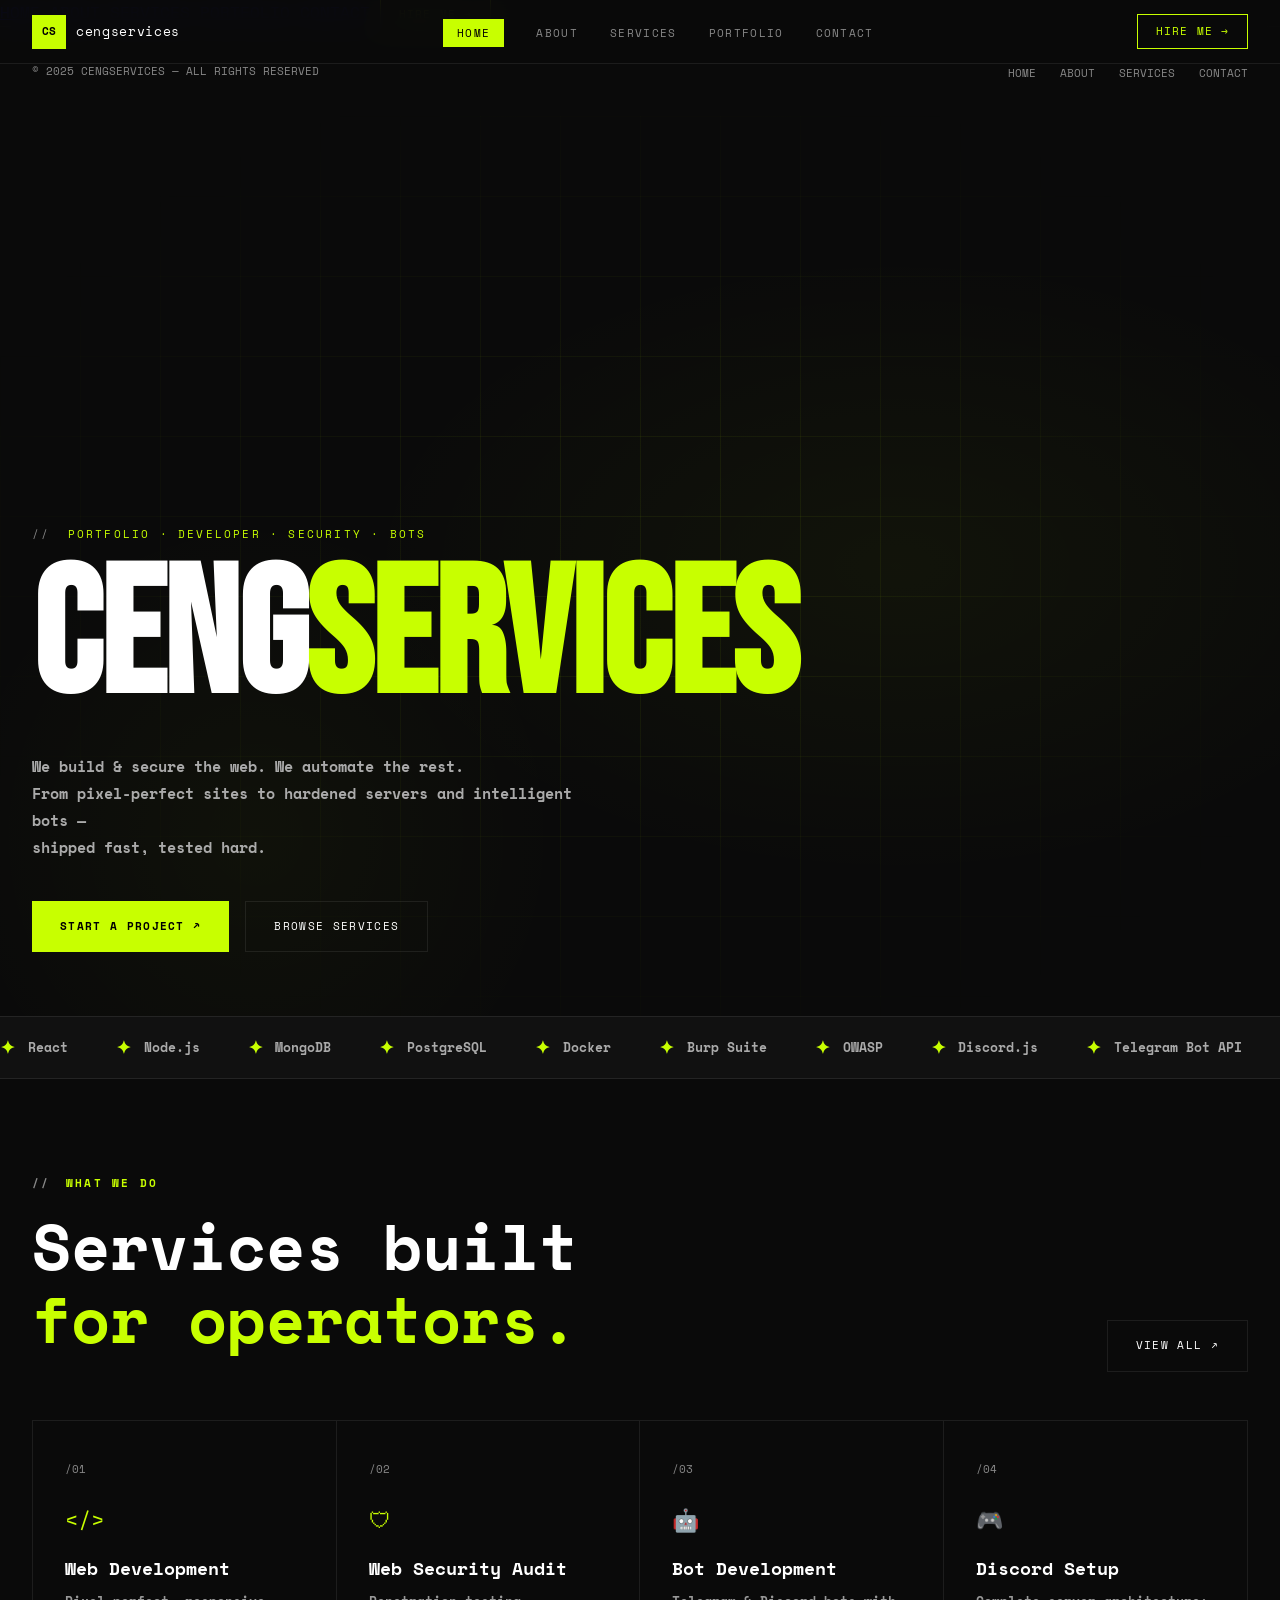
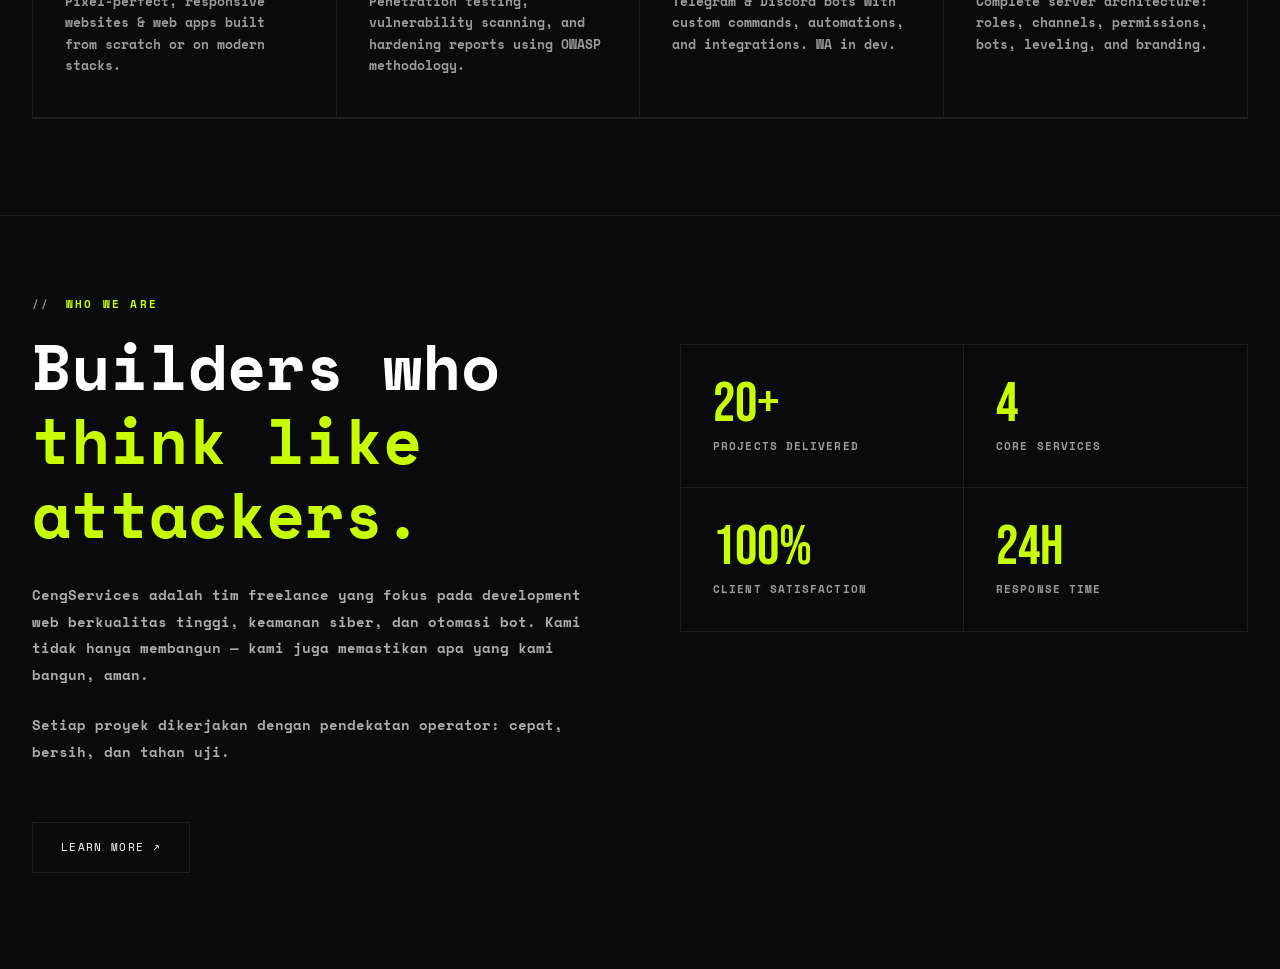
<file: index.html>
<!DOCTYPE html>
<html lang="id">
<head>
  <meta charset="UTF-8" />
  <meta name="viewport" content="width=device-width, initial-scale=1.0" />
  <title>CengServices — Build. Secure. Automate.</title>
  <meta name="description" content="We build & secure the web. We automate the rest. Web development, security audits, Telegram & Discord bots, and Discord server setup." />
  <link rel="stylesheet" href="css/style.css" />
</head>
<body>

<script src="js/nav.js"></script>

<!-- HERO -->
<section class="hero">
  <div class="hero-bg"></div>
  <div class="hero-lines"></div>

  <div class="hero-tag fade-in">
    <span>//</span> PORTFOLIO · DEVELOPER · SECURITY · BOTS
  </div>

  <h1 class="hero-title fade-in stagger-1">
    <span class="white">CENG</span><span class="green">SERVICES</span>
  </h1>

  <p class="hero-desc fade-in stagger-2">
    We build &amp; secure the web. We automate the rest.<br />
    From pixel-perfect sites to hardened servers and intelligent bots —<br />
    shipped fast, tested hard.
  </p>

  <div class="hero-btns fade-in stagger-3">
    <a href="pages/contact.html" class="btn-primary">START A PROJECT ↗</a>
    <a href="pages/services.html" class="btn-secondary">BROWSE SERVICES</a>
  </div>
</section>

<!-- TICKER -->
<div class="ticker">
  <div class="ticker-inner">
    <div class="ticker-item"><span class="dot">✦</span> React</div>
    <div class="ticker-item"><span class="dot">✦</span> Node.js</div>
    <div class="ticker-item"><span class="dot">✦</span> MongoDB</div>
    <div class="ticker-item"><span class="dot">✦</span> PostgreSQL</div>
    <div class="ticker-item"><span class="dot">✦</span> Docker</div>
    <div class="ticker-item"><span class="dot">✦</span> Burp Suite</div>
    <div class="ticker-item"><span class="dot">✦</span> OWASP</div>
    <div class="ticker-item"><span class="dot">✦</span> Discord.js</div>
    <div class="ticker-item"><span class="dot">✦</span> Telegram Bot API</div>
    <div class="ticker-item"><span class="dot">✦</span> Python</div>
    <div class="ticker-item"><span class="dot">✦</span> Linux</div>
    <div class="ticker-item"><span class="dot">✦</span> Nginx</div>
  </div>
</div>

<!-- SERVICES OVERVIEW -->
<section class="section">
  <div class="services-header">
    <div>
      <div class="section-label fade-in"><span>//</span> WHAT WE DO</div>
      <h2 class="section-title fade-in stagger-1">Services built<br /><span class="green">for operators.</span></h2>
    </div>
    <a href="pages/services.html" class="btn-secondary fade-in">VIEW ALL ↗</a>
  </div>

  <div class="services-grid">
    <a href="pages/services/web-dev.html" class="service-card fade-in">
      <div class="service-num">/01</div>
      <div class="service-icon">&lt;/&gt;</div>
      <div class="service-name">Web Development</div>
      <div class="service-desc">Pixel-perfect, responsive websites & web apps built from scratch or on modern stacks.</div>
    </a>
    <a href="pages/services/security.html" class="service-card fade-in stagger-1">
      <div class="service-num">/02</div>
      <div class="service-icon">🛡</div>
      <div class="service-name">Web Security Audit</div>
      <div class="service-desc">Penetration testing, vulnerability scanning, and hardening reports using OWASP methodology.</div>
    </a>
    <a href="pages/services/bots.html" class="service-card fade-in stagger-2">
      <div class="service-num">/03</div>
      <div class="service-icon">🤖</div>
      <div class="service-name">Bot Development</div>
      <div class="service-desc">Telegram & Discord bots with custom commands, automations, and integrations. WA in dev.</div>
    </a>
    <a href="pages/services/discord-setup.html" class="service-card fade-in stagger-3">
      <div class="service-num">/04</div>
      <div class="service-icon">🎮</div>
      <div class="service-name">Discord Setup</div>
      <div class="service-desc">Complete server architecture: roles, channels, permissions, bots, leveling, and branding.</div>
    </a>
  </div>
</section>

<!-- MINI ABOUT -->
<section class="section" style="border-top: 1px solid var(--border); padding-top: 5rem;">
  <div class="about-grid">
    <div class="fade-in">
      <div class="section-label"><span>//</span> WHO WE ARE</div>
      <h2 class="section-title" style="margin-bottom: 2rem;">Builders who<br /><span class="green">think like attackers.</span></h2>
      <div class="about-text">
        <p>CengServices adalah tim freelance yang fokus pada development web berkualitas tinggi, keamanan siber, dan otomasi bot. Kami tidak hanya membangun — kami juga memastikan apa yang kami bangun, aman.</p>
        <p>Setiap proyek dikerjakan dengan pendekatan operator: cepat, bersih, dan tahan uji.</p>
      </div>
      <a href="pages/about.html" class="btn-secondary" style="margin-top: 2rem; display: inline-flex;">LEARN MORE ↗</a>
    </div>
    <div class="stats-grid fade-in stagger-1">
      <div class="stat-box">
        <div class="stat-num">20+</div>
        <div class="stat-label">Projects Delivered</div>
      </div>
      <div class="stat-box">
        <div class="stat-num">4</div>
        <div class="stat-label">Core Services</div>
      </div>
      <div class="stat-box">
        <div class="stat-num">100%</div>
        <div class="stat-label">Client Satisfaction</div>
      </div>
      <div class="stat-box">
        <div class="stat-num">24h</div>
        <div class="stat-label">Response Time</div>
      </div>
    </div>
  </div>
</section>

<script src="js/main.js"></script>
</body>
</html>
</file>
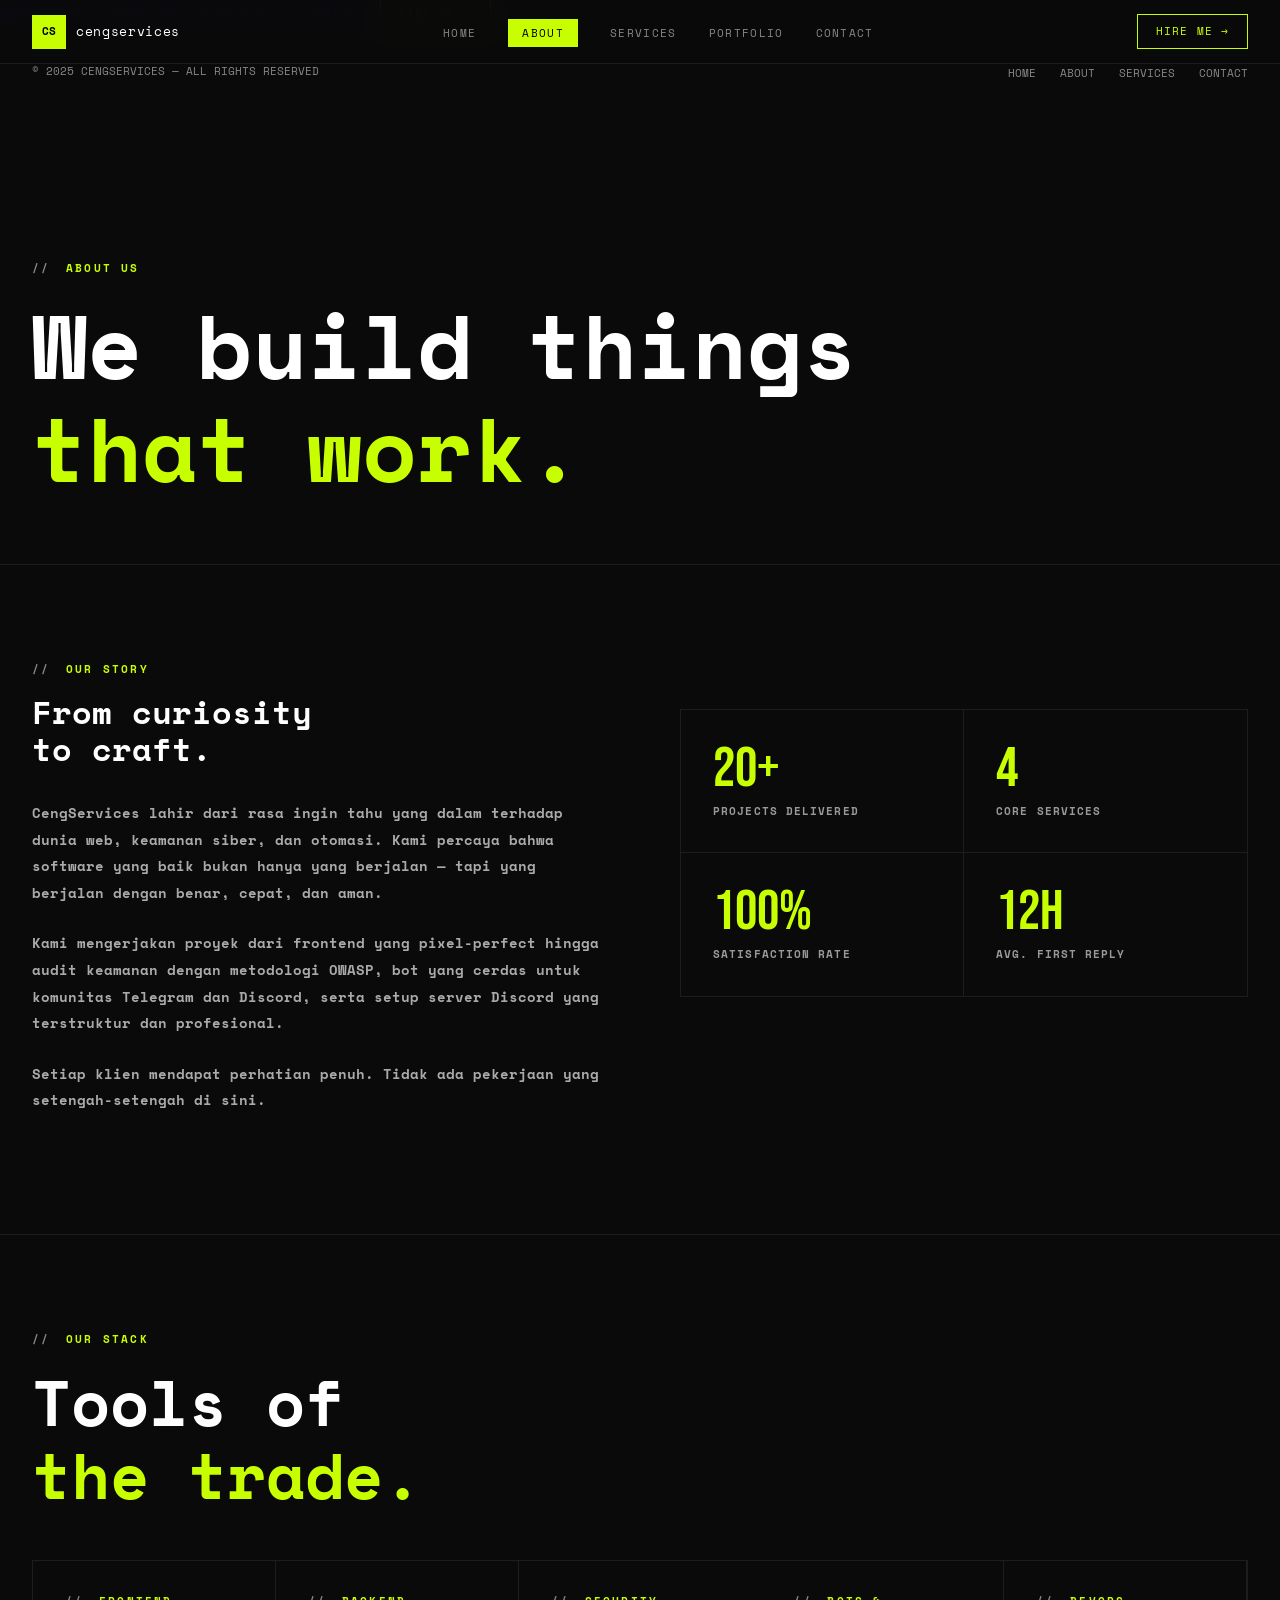
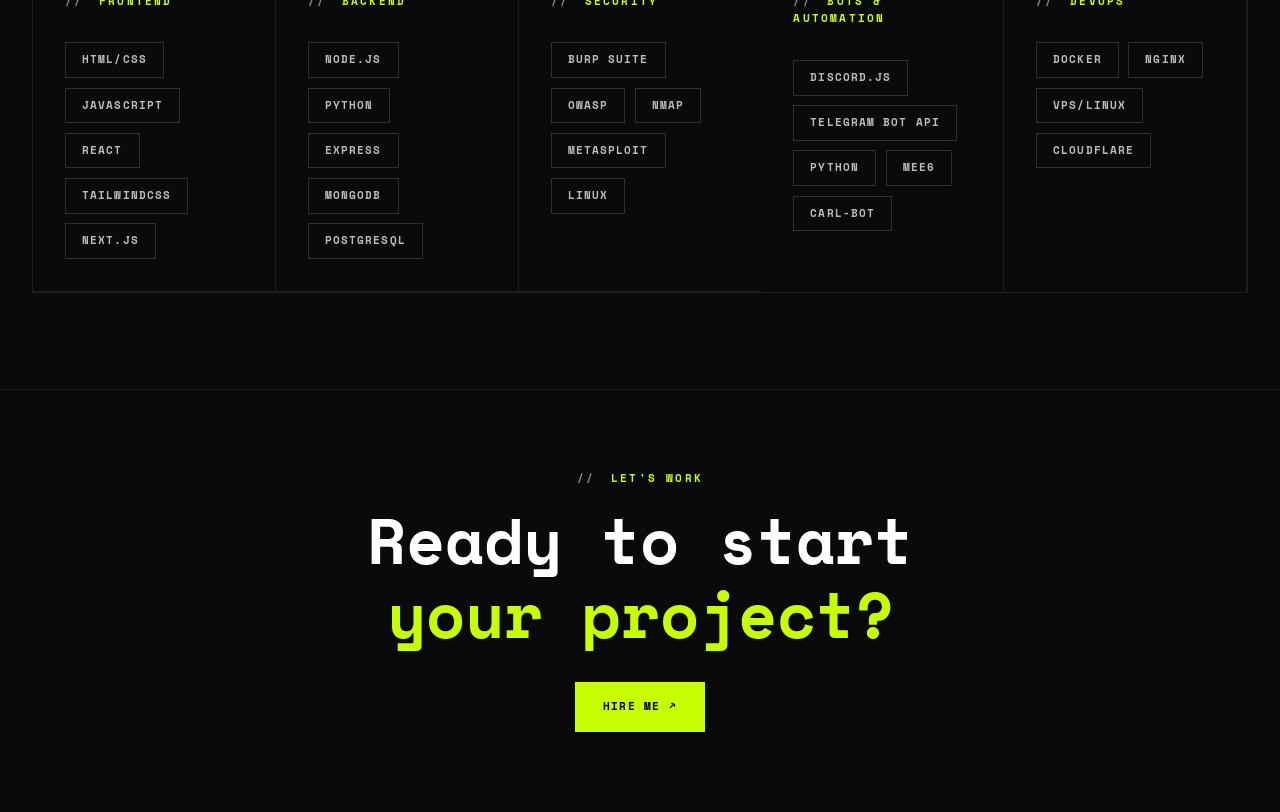
<file: pages/about.html>
<!DOCTYPE html>
<html lang="id">
<head>
  <meta charset="UTF-8" />
  <meta name="viewport" content="width=device-width, initial-scale=1.0" />
  <title>About — CengServices</title>
  <link rel="stylesheet" href="../css/style.css" />
  <script>
    // Fix relative paths for nav.js
    window._base = '../';
  </script>
</head>
<body>

<script src="../js/nav.js"></script>

<div style="padding-top: 64px;">

  <!-- PAGE HERO -->
  <div style="padding: 5rem 2rem 3rem; border-bottom: 1px solid var(--border);">
    <div class="section-label fade-in"><span>//</span> ABOUT US</div>
    <h1 class="section-title fade-in stagger-1" style="font-size: clamp(3rem, 7vw, 6rem);">
      We build things<br /><span class="green">that work.</span>
    </h1>
  </div>

  <!-- ABOUT CONTENT -->
  <section class="section">
    <div class="about-grid">
      <div class="fade-in">
        <div class="section-label"><span>//</span> OUR STORY</div>
        <h2 class="section-title" style="font-size: 2rem; margin-bottom: 2rem;">From curiosity<br />to craft.</h2>
        <div class="about-text">
          <p>CengServices lahir dari rasa ingin tahu yang dalam terhadap dunia web, keamanan siber, dan otomasi. Kami percaya bahwa software yang baik bukan hanya yang berjalan — tapi yang berjalan dengan benar, cepat, dan aman.</p>
          <p>Kami mengerjakan proyek dari frontend yang pixel-perfect hingga audit keamanan dengan metodologi OWASP, bot yang cerdas untuk komunitas Telegram dan Discord, serta setup server Discord yang terstruktur dan profesional.</p>
          <p>Setiap klien mendapat perhatian penuh. Tidak ada pekerjaan yang setengah-setengah di sini.</p>
        </div>
      </div>

      <div class="stats-grid fade-in stagger-1">
        <div class="stat-box">
          <div class="stat-num">20+</div>
          <div class="stat-label">Projects Delivered</div>
        </div>
        <div class="stat-box">
          <div class="stat-num">4</div>
          <div class="stat-label">Core Services</div>
        </div>
        <div class="stat-box">
          <div class="stat-num">100%</div>
          <div class="stat-label">Satisfaction Rate</div>
        </div>
        <div class="stat-box">
          <div class="stat-num">12h</div>
          <div class="stat-label">Avg. First Reply</div>
        </div>
      </div>
    </div>
  </section>

  <!-- SKILLS / STACK -->
  <section class="section" style="border-top: 1px solid var(--border);">
    <div class="section-label fade-in"><span>//</span> OUR STACK</div>
    <h2 class="section-title fade-in stagger-1" style="margin-bottom: 3rem;">Tools of<br /><span class="green">the trade.</span></h2>

    <div style="display: grid; grid-template-columns: repeat(auto-fit, minmax(240px, 1fr)); gap: 0; border: 1px solid var(--border);">

      <div style="padding: 2rem; border-right: 1px solid var(--border); border-bottom: 1px solid var(--border);" class="fade-in">
        <div class="section-label"><span>//</span> FRONTEND</div>
        <div class="stack-tags">
          <span class="stack-tag">HTML/CSS</span>
          <span class="stack-tag">JavaScript</span>
          <span class="stack-tag">React</span>
          <span class="stack-tag">TailwindCSS</span>
          <span class="stack-tag">Next.js</span>
        </div>
      </div>

      <div style="padding: 2rem; border-right: 1px solid var(--border); border-bottom: 1px solid var(--border);" class="fade-in stagger-1">
        <div class="section-label"><span>//</span> BACKEND</div>
        <div class="stack-tags">
          <span class="stack-tag">Node.js</span>
          <span class="stack-tag">Python</span>
          <span class="stack-tag">Express</span>
          <span class="stack-tag">MongoDB</span>
          <span class="stack-tag">PostgreSQL</span>
        </div>
      </div>

      <div style="padding: 2rem; border-bottom: 1px solid var(--border);" class="fade-in stagger-2">
        <div class="section-label"><span>//</span> SECURITY</div>
        <div class="stack-tags">
          <span class="stack-tag">Burp Suite</span>
          <span class="stack-tag">OWASP</span>
          <span class="stack-tag">Nmap</span>
          <span class="stack-tag">Metasploit</span>
          <span class="stack-tag">Linux</span>
        </div>
      </div>

      <div style="padding: 2rem; border-right: 1px solid var(--border);" class="fade-in stagger-3">
        <div class="section-label"><span>//</span> BOTS & AUTOMATION</div>
        <div class="stack-tags">
          <span class="stack-tag">Discord.js</span>
          <span class="stack-tag">Telegram Bot API</span>
          <span class="stack-tag">Python</span>
          <span class="stack-tag">MEE6</span>
          <span class="stack-tag">Carl-bot</span>
        </div>
      </div>

      <div style="padding: 2rem; border-right: 1px solid var(--border);" class="fade-in stagger-4">
        <div class="section-label"><span>//</span> DEVOPS</div>
        <div class="stack-tags">
          <span class="stack-tag">Docker</span>
          <span class="stack-tag">Nginx</span>
          <span class="stack-tag">VPS/Linux</span>
          <span class="stack-tag">Cloudflare</span>
        </div>
      </div>

    </div>
  </section>

  <!-- CTA -->
  <section style="padding: 5rem 2rem; border-top: 1px solid var(--border); text-align: center;">
    <div class="section-label" style="justify-content: center; display: flex;"><span>//</span>&nbsp;LET'S WORK</div>
    <h2 class="section-title fade-in" style="margin-bottom: 2rem;">Ready to start<br /><span class="green">your project?</span></h2>
    <a href="contact.html" class="btn-primary fade-in stagger-1">HIRE ME ↗</a>
  </section>

</div>

<script src="../js/main.js"></script>
</body>
</html>
</file>
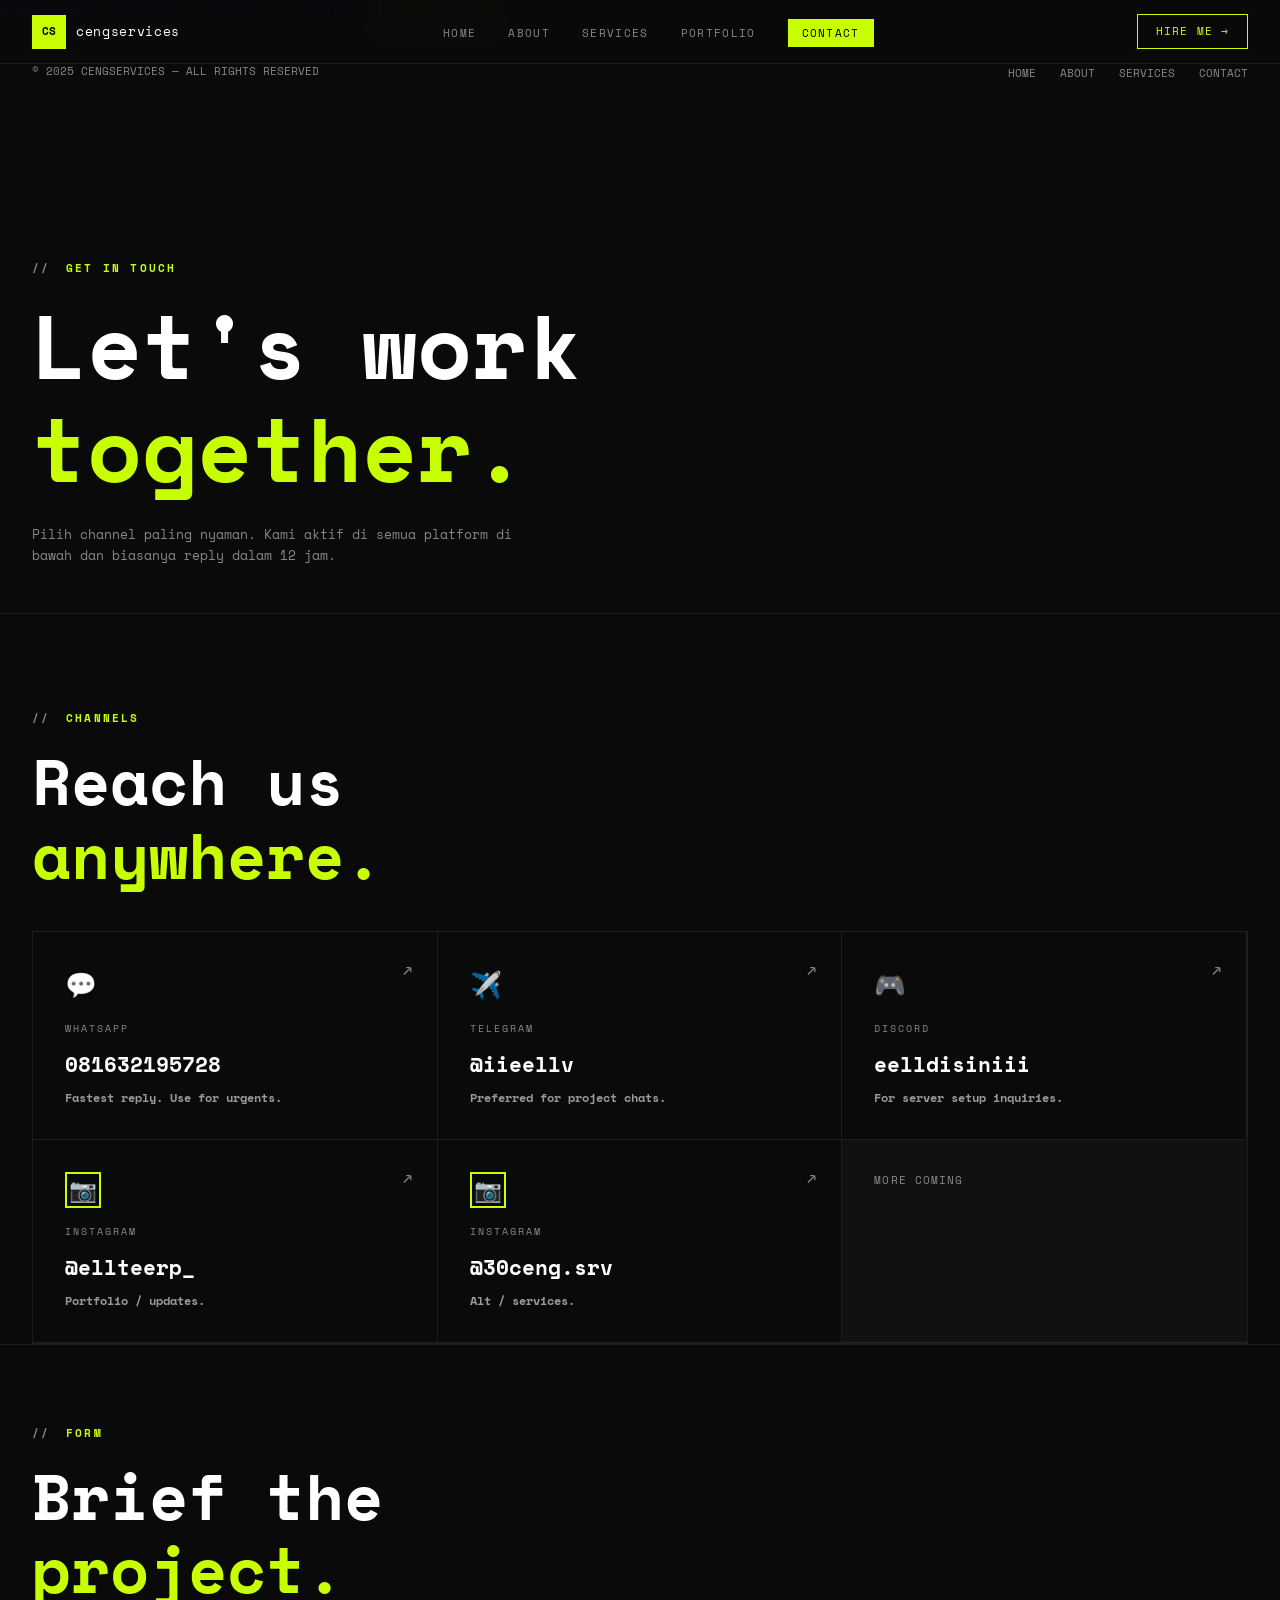
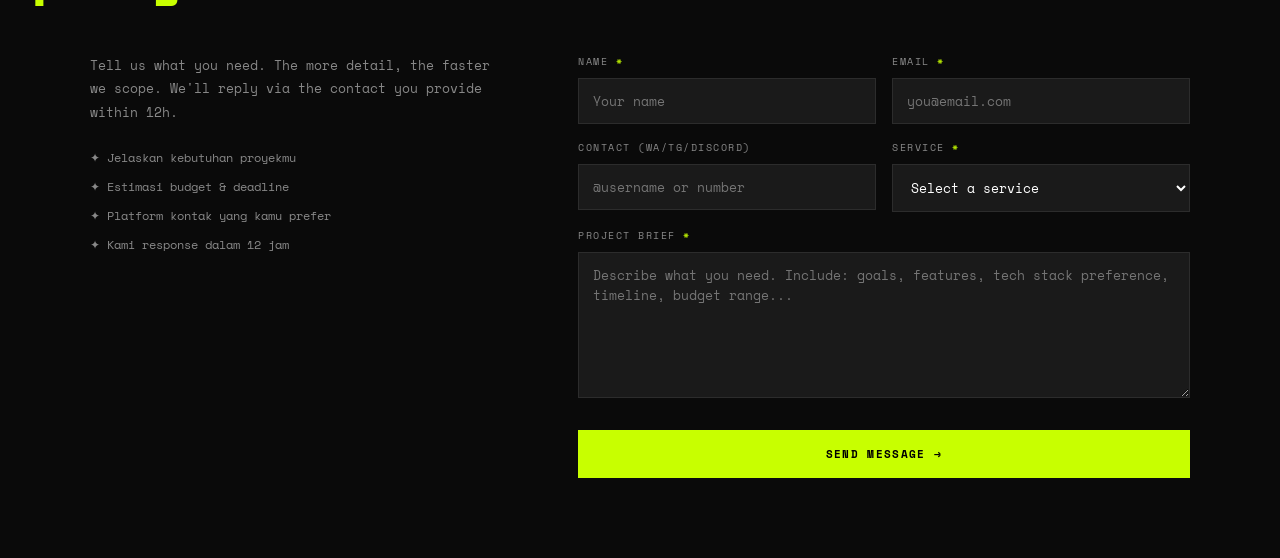
<file: pages/contact.html>
<!DOCTYPE html>
<html lang="id">
<head>
  <meta charset="UTF-8" />
  <meta name="viewport" content="width=device-width, initial-scale=1.0" />
  <title>Contact — CengServices</title>
  <link rel="stylesheet" href="../css/style.css" />
</head>
<body>

<script src="../js/nav.js"></script>

<div style="padding-top:64px;">

  <div style="padding:5rem 2rem 3rem; border-bottom:1px solid var(--border);">
    <div class="section-label fade-in"><span>//</span> GET IN TOUCH</div>
    <h1 class="section-title fade-in stagger-1" style="font-size:clamp(3rem,7vw,6rem);">
      Let's work<br /><span class="green">together.</span>
    </h1>
    <p style="font-family:var(--mono); font-size:13px; color:var(--text-muted); margin-top:1.5rem; max-width:500px;" class="fade-in stagger-2">
      Pilih channel paling nyaman. Kami aktif di semua platform di bawah dan biasanya reply dalam 12 jam.
    </p>
  </div>

  <!-- CONTACT CHANNELS -->
  <section class="section" style="padding-bottom:0;">
    <div class="section-label fade-in"><span>//</span> CHANNELS</div>
    <h2 class="section-title fade-in stagger-1" style="margin-bottom:2.5rem;">Reach us<br /><span class="green">anywhere.</span></h2>

    <div class="contact-grid">

      <!-- WhatsApp -->
      <a href="https://wa.me/6281632195728" target="_blank" class="contact-card fade-in">
        <span class="arrow">↗</span>
        <div class="contact-icon">💬</div>
        <div class="contact-platform">WHATSAPP</div>
        <div class="contact-handle">081632195728</div>
        <div class="contact-note">Fastest reply. Use for urgents.</div>
      </a>

      <!-- Telegram -->
      <a href="https://t.me/iieellv" target="_blank" class="contact-card fade-in stagger-1">
        <span class="arrow">↗</span>
        <div class="contact-icon">✈️</div>
        <div class="contact-platform">TELEGRAM</div>
        <div class="contact-handle">@iieellv</div>
        <div class="contact-note">Preferred for project chats.</div>
      </a>

      <!-- Discord -->
      <a href="#" class="contact-card fade-in stagger-2" onclick="copyDiscord(event)">
        <span class="arrow" id="discord-arrow">↗</span>
        <div class="contact-icon">🎮</div>
        <div class="contact-platform">DISCORD</div>
        <div class="contact-handle">eelldisiniii</div>
        <div class="contact-note">For server setup inquiries.</div>
      </a>

      <!-- Instagram 1 -->
      <a href="https://instagram.com/ellteerp_" target="_blank" class="contact-card fade-in stagger-3">
        <span class="arrow">↗</span>
        <div class="contact-icon" style="font-size:1.4rem; width:36px; height:36px; border:2px solid var(--accent); display:flex; align-items:center; justify-content:center;">📷</div>
        <div class="contact-platform">INSTAGRAM</div>
        <div class="contact-handle">@ellteerp_</div>
        <div class="contact-note">Portfolio / updates.</div>
      </a>

      <!-- Instagram 2 -->
      <a href="https://instagram.com/30ceng.srv" target="_blank" class="contact-card fade-in">
        <span class="arrow">↗</span>
        <div class="contact-icon" style="font-size:1.4rem; width:36px; height:36px; border:2px solid var(--accent); display:flex; align-items:center; justify-content:center;">📷</div>
        <div class="contact-platform">INSTAGRAM</div>
        <div class="contact-handle">@30ceng.srv</div>
        <div class="contact-note">Alt / services.</div>
      </a>

      <!-- Empty slot / placeholder -->
      <div class="contact-card fade-in stagger-1" style="background: var(--bg2); cursor:default;">
        <div style="font-family:var(--mono); font-size:11px; color:var(--text-muted); letter-spacing:0.1em; text-transform:uppercase; margin-top:auto;">MORE COMING</div>
      </div>

    </div>
  </section>

  <!-- FORM -->
  <div class="form-section">
    <div class="section-label fade-in"><span>//</span> FORM</div>
    <h2 class="section-title fade-in stagger-1" style="margin-bottom:0.5rem;">Brief the<br /><span class="green">project.</span></h2>

    <div class="form-wrap">
      <div class="fade-in stagger-2">
        <p style="font-family:var(--mono); font-size:13px; color:var(--text-muted); line-height:1.8; margin-bottom:1.5rem;">
          Tell us what you need. The more detail, the faster we scope. We'll reply via the contact you provide within 12h.
        </p>
        <ul style="list-style:none; display:flex; flex-direction:column; gap:0.6rem;">
          <li style="font-family:var(--mono); font-size:12px; color:var(--text-muted);">✦ Jelaskan kebutuhan proyekmu</li>
          <li style="font-family:var(--mono); font-size:12px; color:var(--text-muted);">✦ Estimasi budget & deadline</li>
          <li style="font-family:var(--mono); font-size:12px; color:var(--text-muted);">✦ Platform kontak yang kamu prefer</li>
          <li style="font-family:var(--mono); font-size:12px; color:var(--text-muted);">✦ Kami response dalam 12 jam</li>
        </ul>
      </div>

      <form id="contact-form" class="fade-in stagger-3">
        <div class="form-fields">
          <div class="field">
            <label>NAME <span class="req">*</span></label>
            <input type="text" placeholder="Your name" required />
          </div>
          <div class="field">
            <label>EMAIL <span class="req">*</span></label>
            <input type="email" placeholder="you@email.com" required />
          </div>
          <div class="field">
            <label>CONTACT (WA/TG/DISCORD)</label>
            <input type="text" placeholder="@username or number" />
          </div>
          <div class="field">
            <label>SERVICE <span class="req">*</span></label>
            <select required>
              <option value="" disabled selected>Select a service</option>
              <option>Web Development</option>
              <option>Web Security Audit</option>
              <option>Bot Development (Telegram)</option>
              <option>Bot Development (Discord)</option>
              <option>Discord Server Setup</option>
              <option>Other / Not sure</option>
            </select>
          </div>
          <div class="field full">
            <label>PROJECT BRIEF <span class="req">*</span></label>
            <textarea rows="6" placeholder="Describe what you need. Include: goals, features, tech stack preference, timeline, budget range..." required></textarea>
          </div>
        </div>
        <div class="form-submit" style="margin-top:1.5rem;">
          <button type="submit" class="btn-primary" style="border:none; cursor:pointer; width:100%; justify-content:center;">SEND MESSAGE →</button>
        </div>
      </form>
    </div>
  </div>

</div>

<script src="../js/main.js"></script>
<script>
function copyDiscord(e) {
  e.preventDefault();
  navigator.clipboard.writeText('eelldisiniii').then(() => {
    const arrow = document.getElementById('discord-arrow');
    arrow.textContent = '✓';
    arrow.style.color = 'var(--accent)';
    setTimeout(() => {
      arrow.textContent = '↗';
      arrow.style.color = '';
    }, 2000);
  });
}
</script>
</body>
</html>
</file>
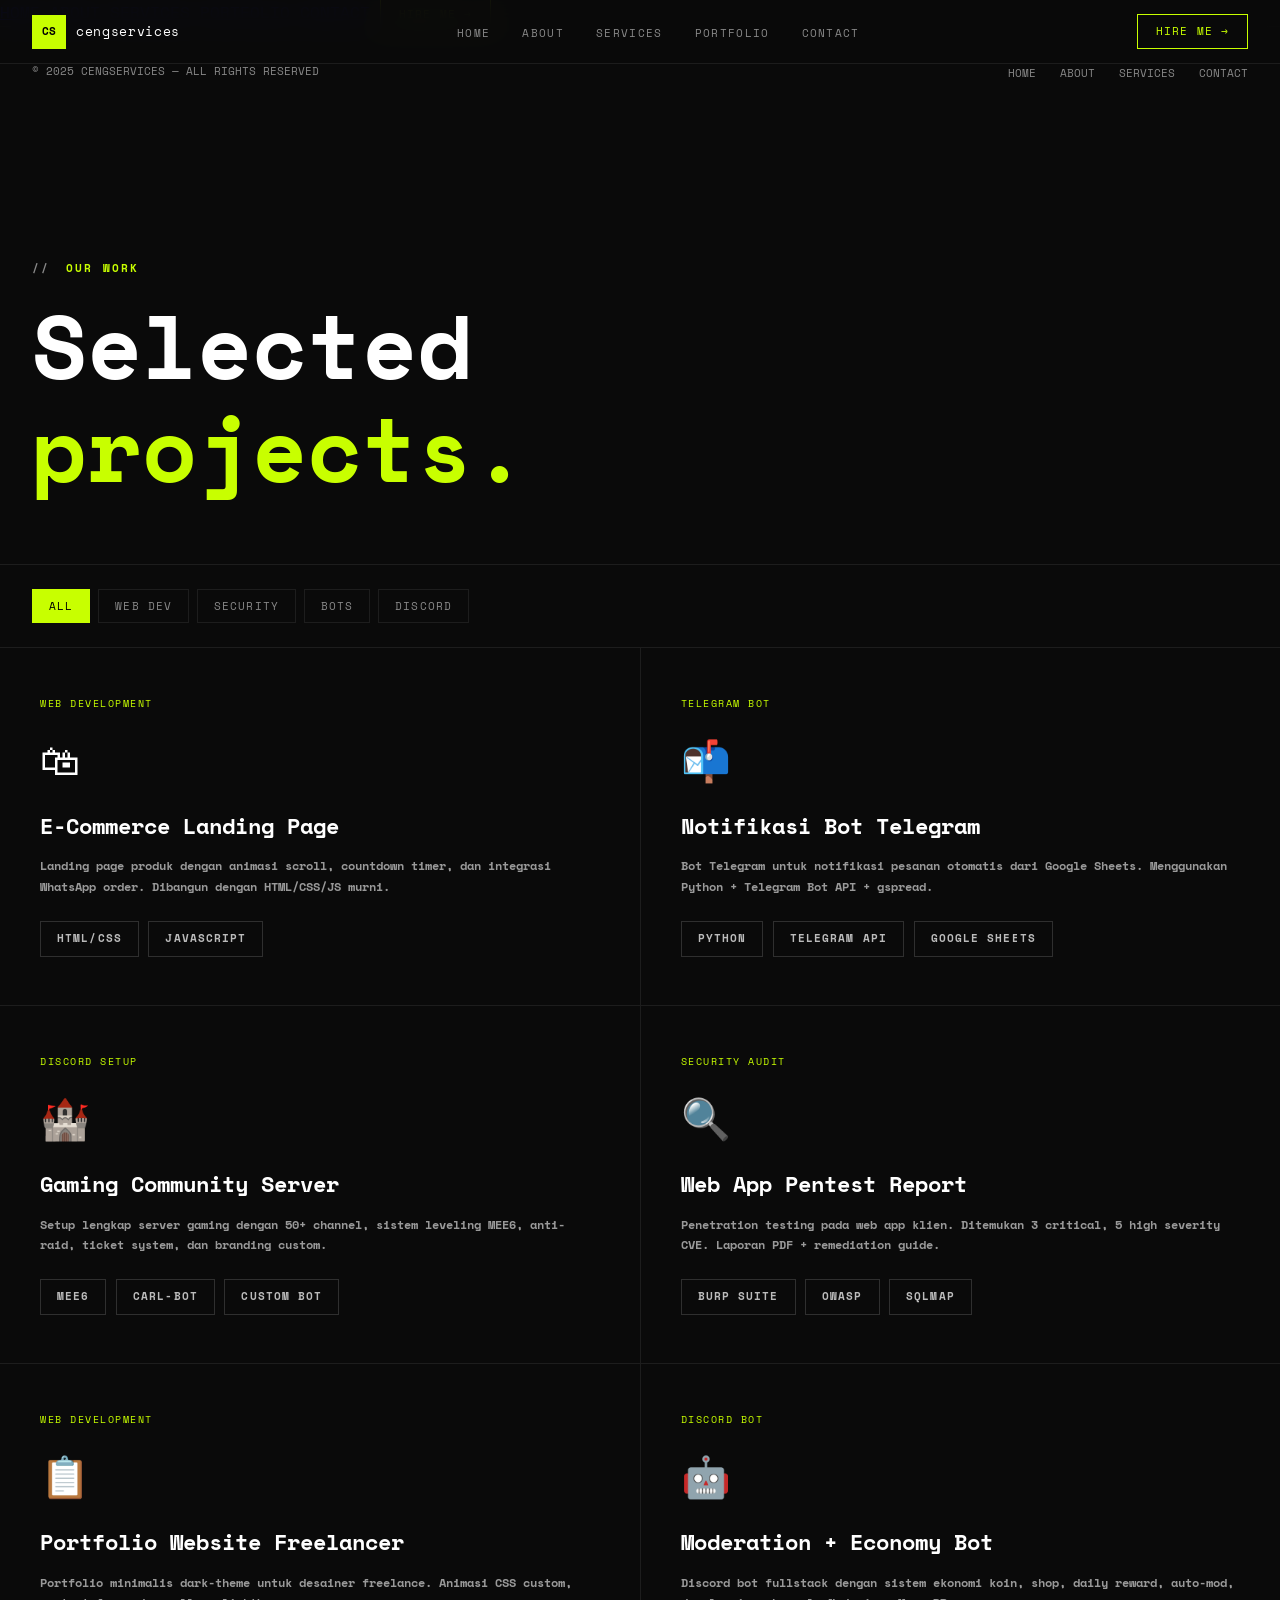
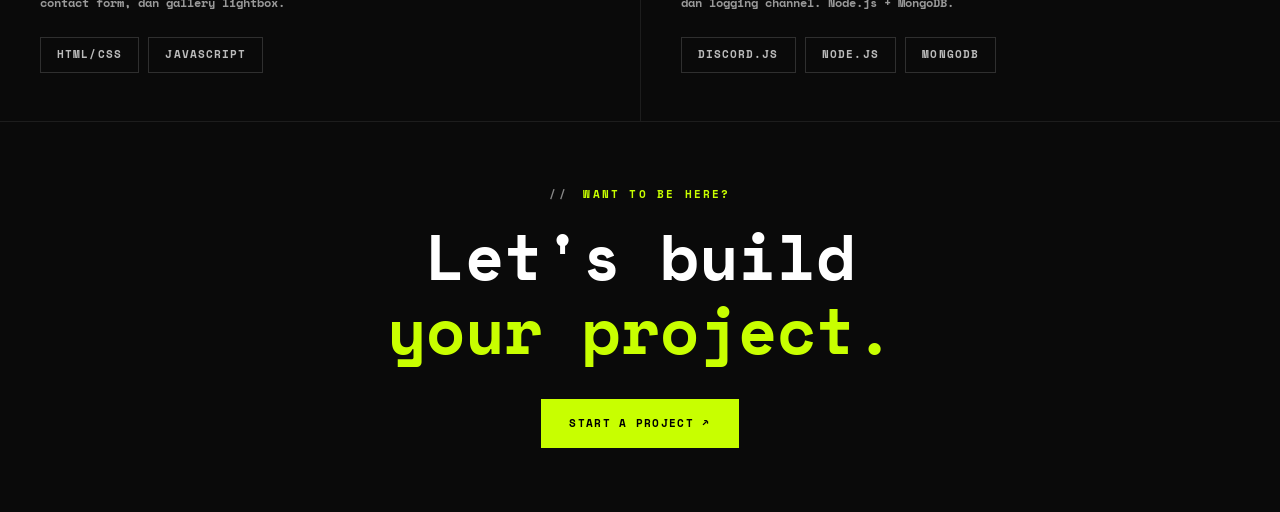
<file: pages/portofolio.html>
<!DOCTYPE html>
<html lang="id">
<head>
  <meta charset="UTF-8" />
  <meta name="viewport" content="width=device-width, initial-scale=1.0" />
  <title>Portfolio — CengServices</title>
  <link rel="stylesheet" href="../css/style.css" />
</head>
<body>

<script src="../js/nav.js"></script>

<div style="padding-top:64px;">

  <div style="padding:5rem 2rem 3rem; border-bottom:1px solid var(--border);">
    <div class="section-label fade-in"><span>//</span> OUR WORK</div>
    <h1 class="section-title fade-in stagger-1" style="font-size:clamp(3rem,7vw,6rem);">
      Selected<br /><span class="green">projects.</span>
    </h1>
  </div>

  <!-- Filter -->
  <div style="padding:1.5rem 2rem; border-bottom:1px solid var(--border); display:flex; gap:0.5rem; flex-wrap:wrap;">
    <button onclick="filterPortfolio('all')" id="btn-all" style="font-family:var(--mono); font-size:11px; letter-spacing:0.1em; padding:8px 16px; border:1px solid var(--accent); background:var(--accent); color:#000; cursor:pointer; text-transform:uppercase;">ALL</button>
    <button onclick="filterPortfolio('web')" id="btn-web" style="font-family:var(--mono); font-size:11px; letter-spacing:0.1em; padding:8px 16px; border:1px solid var(--border); background:transparent; color:var(--text-muted); cursor:pointer; text-transform:uppercase;">WEB DEV</button>
    <button onclick="filterPortfolio('security')" id="btn-security" style="font-family:var(--mono); font-size:11px; letter-spacing:0.1em; padding:8px 16px; border:1px solid var(--border); background:transparent; color:var(--text-muted); cursor:pointer; text-transform:uppercase;">SECURITY</button>
    <button onclick="filterPortfolio('bot')" id="btn-bot" style="font-family:var(--mono); font-size:11px; letter-spacing:0.1em; padding:8px 16px; border:1px solid var(--border); background:transparent; color:var(--text-muted); cursor:pointer; text-transform:uppercase;">BOTS</button>
    <button onclick="filterPortfolio('discord')" id="btn-discord" style="font-family:var(--mono); font-size:11px; letter-spacing:0.1em; padding:8px 16px; border:1px solid var(--border); background:transparent; color:var(--text-muted); cursor:pointer; text-transform:uppercase;">DISCORD</button>
  </div>

  <!-- GRID -->
  <div class="portfolio-grid" style="margin:0;" id="portfolio-grid">

    <div class="portfolio-item fade-in" data-cat="web">
      <div class="portfolio-tag">WEB DEVELOPMENT</div>
      <div style="font-size:2.5rem; margin-bottom:1rem;">🛍</div>
      <h3 class="portfolio-title">E-Commerce Landing Page</h3>
      <p class="portfolio-desc">Landing page produk dengan animasi scroll, countdown timer, dan integrasi WhatsApp order. Dibangun dengan HTML/CSS/JS murni.</p>
      <div class="stack-tags" style="margin-top:1.5rem;">
        <span class="stack-tag">HTML/CSS</span>
        <span class="stack-tag">JavaScript</span>
      </div>
    </div>

    <div class="portfolio-item fade-in stagger-1" data-cat="bot">
      <div class="portfolio-tag">TELEGRAM BOT</div>
      <div style="font-size:2.5rem; margin-bottom:1rem;">📬</div>
      <h3 class="portfolio-title">Notifikasi Bot Telegram</h3>
      <p class="portfolio-desc">Bot Telegram untuk notifikasi pesanan otomatis dari Google Sheets. Menggunakan Python + Telegram Bot API + gspread.</p>
      <div class="stack-tags" style="margin-top:1.5rem;">
        <span class="stack-tag">Python</span>
        <span class="stack-tag">Telegram API</span>
        <span class="stack-tag">Google Sheets</span>
      </div>
    </div>

    <div class="portfolio-item fade-in stagger-2" data-cat="discord">
      <div class="portfolio-tag">DISCORD SETUP</div>
      <div style="font-size:2.5rem; margin-bottom:1rem;">🏰</div>
      <h3 class="portfolio-title">Gaming Community Server</h3>
      <p class="portfolio-desc">Setup lengkap server gaming dengan 50+ channel, sistem leveling MEE6, anti-raid, ticket system, dan branding custom.</p>
      <div class="stack-tags" style="margin-top:1.5rem;">
        <span class="stack-tag">MEE6</span>
        <span class="stack-tag">Carl-bot</span>
        <span class="stack-tag">Custom Bot</span>
      </div>
    </div>

    <div class="portfolio-item fade-in stagger-3" data-cat="security">
      <div class="portfolio-tag">SECURITY AUDIT</div>
      <div style="font-size:2.5rem; margin-bottom:1rem;">🔍</div>
      <h3 class="portfolio-title">Web App Pentest Report</h3>
      <p class="portfolio-desc">Penetration testing pada web app klien. Ditemukan 3 critical, 5 high severity CVE. Laporan PDF + remediation guide.</p>
      <div class="stack-tags" style="margin-top:1.5rem;">
        <span class="stack-tag">Burp Suite</span>
        <span class="stack-tag">OWASP</span>
        <span class="stack-tag">SQLmap</span>
      </div>
    </div>

    <div class="portfolio-item fade-in" data-cat="web">
      <div class="portfolio-tag">WEB DEVELOPMENT</div>
      <div style="font-size:2.5rem; margin-bottom:1rem;">📋</div>
      <h3 class="portfolio-title">Portfolio Website Freelancer</h3>
      <p class="portfolio-desc">Portfolio minimalis dark-theme untuk desainer freelance. Animasi CSS custom, contact form, dan gallery lightbox.</p>
      <div class="stack-tags" style="margin-top:1.5rem;">
        <span class="stack-tag">HTML/CSS</span>
        <span class="stack-tag">JavaScript</span>
      </div>
    </div>

    <div class="portfolio-item fade-in stagger-1" data-cat="bot">
      <div class="portfolio-tag">DISCORD BOT</div>
      <div style="font-size:2.5rem; margin-bottom:1rem;">🤖</div>
      <h3 class="portfolio-title">Moderation + Economy Bot</h3>
      <p class="portfolio-desc">Discord bot fullstack dengan sistem ekonomi koin, shop, daily reward, auto-mod, dan logging channel. Node.js + MongoDB.</p>
      <div class="stack-tags" style="margin-top:1.5rem;">
        <span class="stack-tag">Discord.js</span>
        <span class="stack-tag">Node.js</span>
        <span class="stack-tag">MongoDB</span>
      </div>
    </div>

  </div>

  <!-- CTA -->
  <div style="padding:4rem 2rem; border-top:1px solid var(--border); text-align:center;">
    <div class="section-label" style="justify-content:center; display:flex;"><span>//</span>&nbsp;WANT TO BE HERE?</div>
    <h2 class="section-title fade-in" style="margin:1rem 0 2rem;">Let's build<br /><span class="green">your project.</span></h2>
    <a href="contact.html" class="btn-primary">START A PROJECT ↗</a>
  </div>

</div>

<script src="../js/main.js"></script>
<script>
function filterPortfolio(cat) {
  const items = document.querySelectorAll('.portfolio-item');
  const btns = document.querySelectorAll('[id^="btn-"]');

  btns.forEach(b => {
    b.style.background = 'transparent';
    b.style.color = 'var(--text-muted)';
    b.style.borderColor = 'var(--border)';
  });

  const active = document.getElementById('btn-' + cat);
  active.style.background = 'var(--accent)';
  active.style.color = '#000';
  active.style.borderColor = 'var(--accent)';

  items.forEach(item => {
    if (cat === 'all' || item.dataset.cat === cat) {
      item.style.display = 'block';
    } else {
      item.style.display = 'none';
    }
  });
}
</script>
</body>
</html>
</file>
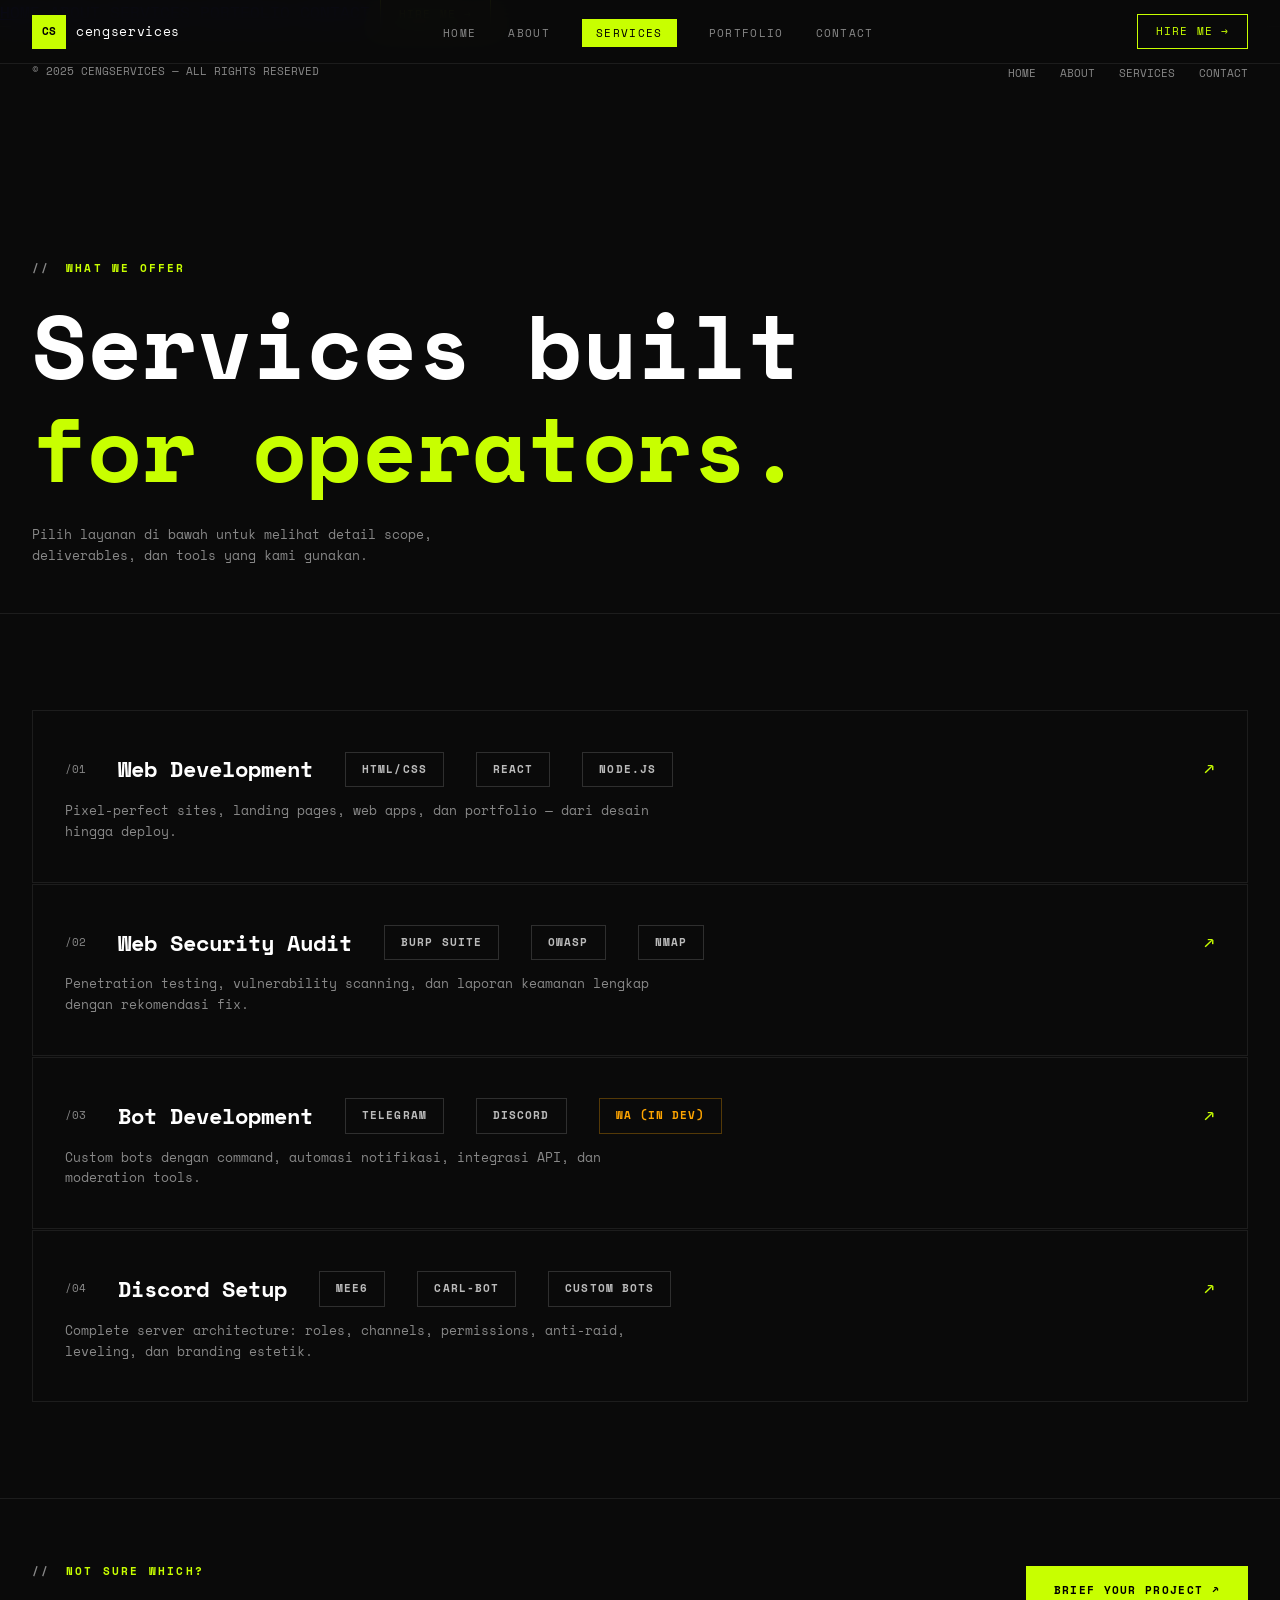
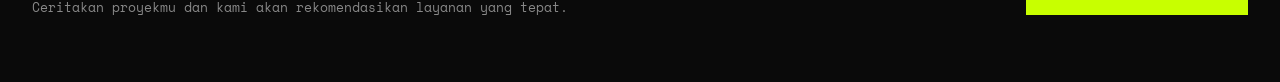
<file: pages/services.html>
<!DOCTYPE html>
<html lang="id">
<head>
  <meta charset="UTF-8" />
  <meta name="viewport" content="width=device-width, initial-scale=1.0" />
  <title>Services — CengServices</title>
  <link rel="stylesheet" href="../css/style.css" />
</head>
<body>

<script src="../js/nav.js"></script>

<div style="padding-top: 64px;">

  <div style="padding: 5rem 2rem 3rem; border-bottom: 1px solid var(--border);">
    <div class="section-label fade-in"><span>//</span> WHAT WE OFFER</div>
    <h1 class="section-title fade-in stagger-1" style="font-size: clamp(3rem, 7vw, 6rem);">
      Services built<br /><span class="green">for operators.</span>
    </h1>
    <p style="font-family: var(--mono); font-size: 13px; color: var(--text-muted); margin-top: 1.5rem; max-width: 500px;" class="fade-in stagger-2">
      Pilih layanan di bawah untuk melihat detail scope, deliverables, dan tools yang kami gunakan.
    </p>
  </div>

  <section class="section">
    <!-- Service 01 -->
    <a href="services/web-dev.html" style="display:block; text-decoration:none; color:var(--text); border: 1px solid var(--border); margin-bottom: 1px; padding: 2.5rem 2rem; transition: background 0.2s; position: relative;" class="service-row fade-in" onmouseover="this.style.background='rgba(200,255,0,0.03)'" onmouseout="this.style.background='transparent'">
      <div style="display: flex; justify-content: space-between; align-items: center; flex-wrap: wrap; gap: 1rem;">
        <div style="display: flex; align-items: center; gap: 2rem;">
          <span style="font-family:var(--mono); font-size:11px; color:var(--text-muted);">/01</span>
          <span style="font-size: 1.4rem; font-weight: 700;">Web Development</span>
          <span class="stack-tag">HTML/CSS</span>
          <span class="stack-tag">React</span>
          <span class="stack-tag">Node.js</span>
        </div>
        <span style="font-family:var(--mono); font-size:20px; color:var(--accent);">↗</span>
      </div>
      <p style="font-family:var(--mono); font-size:13px; color:var(--text-muted); margin-top:0.8rem; max-width: 600px;">Pixel-perfect sites, landing pages, web apps, dan portfolio — dari desain hingga deploy.</p>
    </a>

    <!-- Service 02 -->
    <a href="services/security.html" style="display:block; text-decoration:none; color:var(--text); border: 1px solid var(--border); margin-bottom: 1px; padding: 2.5rem 2rem; transition: background 0.2s; position: relative;" class="fade-in stagger-1" onmouseover="this.style.background='rgba(200,255,0,0.03)'" onmouseout="this.style.background='transparent'">
      <div style="display: flex; justify-content: space-between; align-items: center; flex-wrap: wrap; gap: 1rem;">
        <div style="display: flex; align-items: center; gap: 2rem;">
          <span style="font-family:var(--mono); font-size:11px; color:var(--text-muted);">/02</span>
          <span style="font-size: 1.4rem; font-weight: 700;">Web Security Audit</span>
          <span class="stack-tag">Burp Suite</span>
          <span class="stack-tag">OWASP</span>
          <span class="stack-tag">Nmap</span>
        </div>
        <span style="font-family:var(--mono); font-size:20px; color:var(--accent);">↗</span>
      </div>
      <p style="font-family:var(--mono); font-size:13px; color:var(--text-muted); margin-top:0.8rem; max-width: 600px;">Penetration testing, vulnerability scanning, dan laporan keamanan lengkap dengan rekomendasi fix.</p>
    </a>

    <!-- Service 03 -->
    <a href="services/bots.html" style="display:block; text-decoration:none; color:var(--text); border: 1px solid var(--border); margin-bottom: 1px; padding: 2.5rem 2rem; transition: background 0.2s; position: relative;" class="fade-in stagger-2" onmouseover="this.style.background='rgba(200,255,0,0.03)'" onmouseout="this.style.background='transparent'">
      <div style="display: flex; justify-content: space-between; align-items: center; flex-wrap: wrap; gap: 1rem;">
        <div style="display: flex; align-items: center; gap: 2rem;">
          <span style="font-family:var(--mono); font-size:11px; color:var(--text-muted);">/03</span>
          <span style="font-size: 1.4rem; font-weight: 700;">Bot Development</span>
          <span class="stack-tag">Telegram</span>
          <span class="stack-tag">Discord</span>
          <span class="stack-tag" style="border-color: rgba(255,165,0,0.3); color: orange;">WA (in dev)</span>
        </div>
        <span style="font-family:var(--mono); font-size:20px; color:var(--accent);">↗</span>
      </div>
      <p style="font-family:var(--mono); font-size:13px; color:var(--text-muted); margin-top:0.8rem; max-width: 600px;">Custom bots dengan command, automasi notifikasi, integrasi API, dan moderation tools.</p>
    </a>

    <!-- Service 04 -->
    <a href="services/discord-setup.html" style="display:block; text-decoration:none; color:var(--text); border: 1px solid var(--border); padding: 2.5rem 2rem; transition: background 0.2s; position: relative;" class="fade-in stagger-3" onmouseover="this.style.background='rgba(200,255,0,0.03)'" onmouseout="this.style.background='transparent'">
      <div style="display: flex; justify-content: space-between; align-items: center; flex-wrap: wrap; gap: 1rem;">
        <div style="display: flex; align-items: center; gap: 2rem;">
          <span style="font-family:var(--mono); font-size:11px; color:var(--text-muted);">/04</span>
          <span style="font-size: 1.4rem; font-weight: 700;">Discord Setup</span>
          <span class="stack-tag">MEE6</span>
          <span class="stack-tag">Carl-bot</span>
          <span class="stack-tag">Custom Bots</span>
        </div>
        <span style="font-family:var(--mono); font-size:20px; color:var(--accent);">↗</span>
      </div>
      <p style="font-family:var(--mono); font-size:13px; color:var(--text-muted); margin-top:0.8rem; max-width: 600px;">Complete server architecture: roles, channels, permissions, anti-raid, leveling, dan branding estetik.</p>
    </a>
  </section>

  <!-- CTA -->
  <div style="padding: 4rem 2rem; border-top: 1px solid var(--border); display: flex; justify-content: space-between; align-items: center; flex-wrap: wrap; gap: 1rem;">
    <div>
      <div class="section-label"><span>//</span> NOT SURE WHICH?</div>
      <p style="font-family: var(--mono); font-size: 13px; color: var(--text-muted); margin-top: 0.5rem;">Ceritakan proyekmu dan kami akan rekomendasikan layanan yang tepat.</p>
    </div>
    <a href="contact.html" class="btn-primary">BRIEF YOUR PROJECT ↗</a>
  </div>
</div>

<script src="../js/main.js"></script>
</body>
</html>
</file>
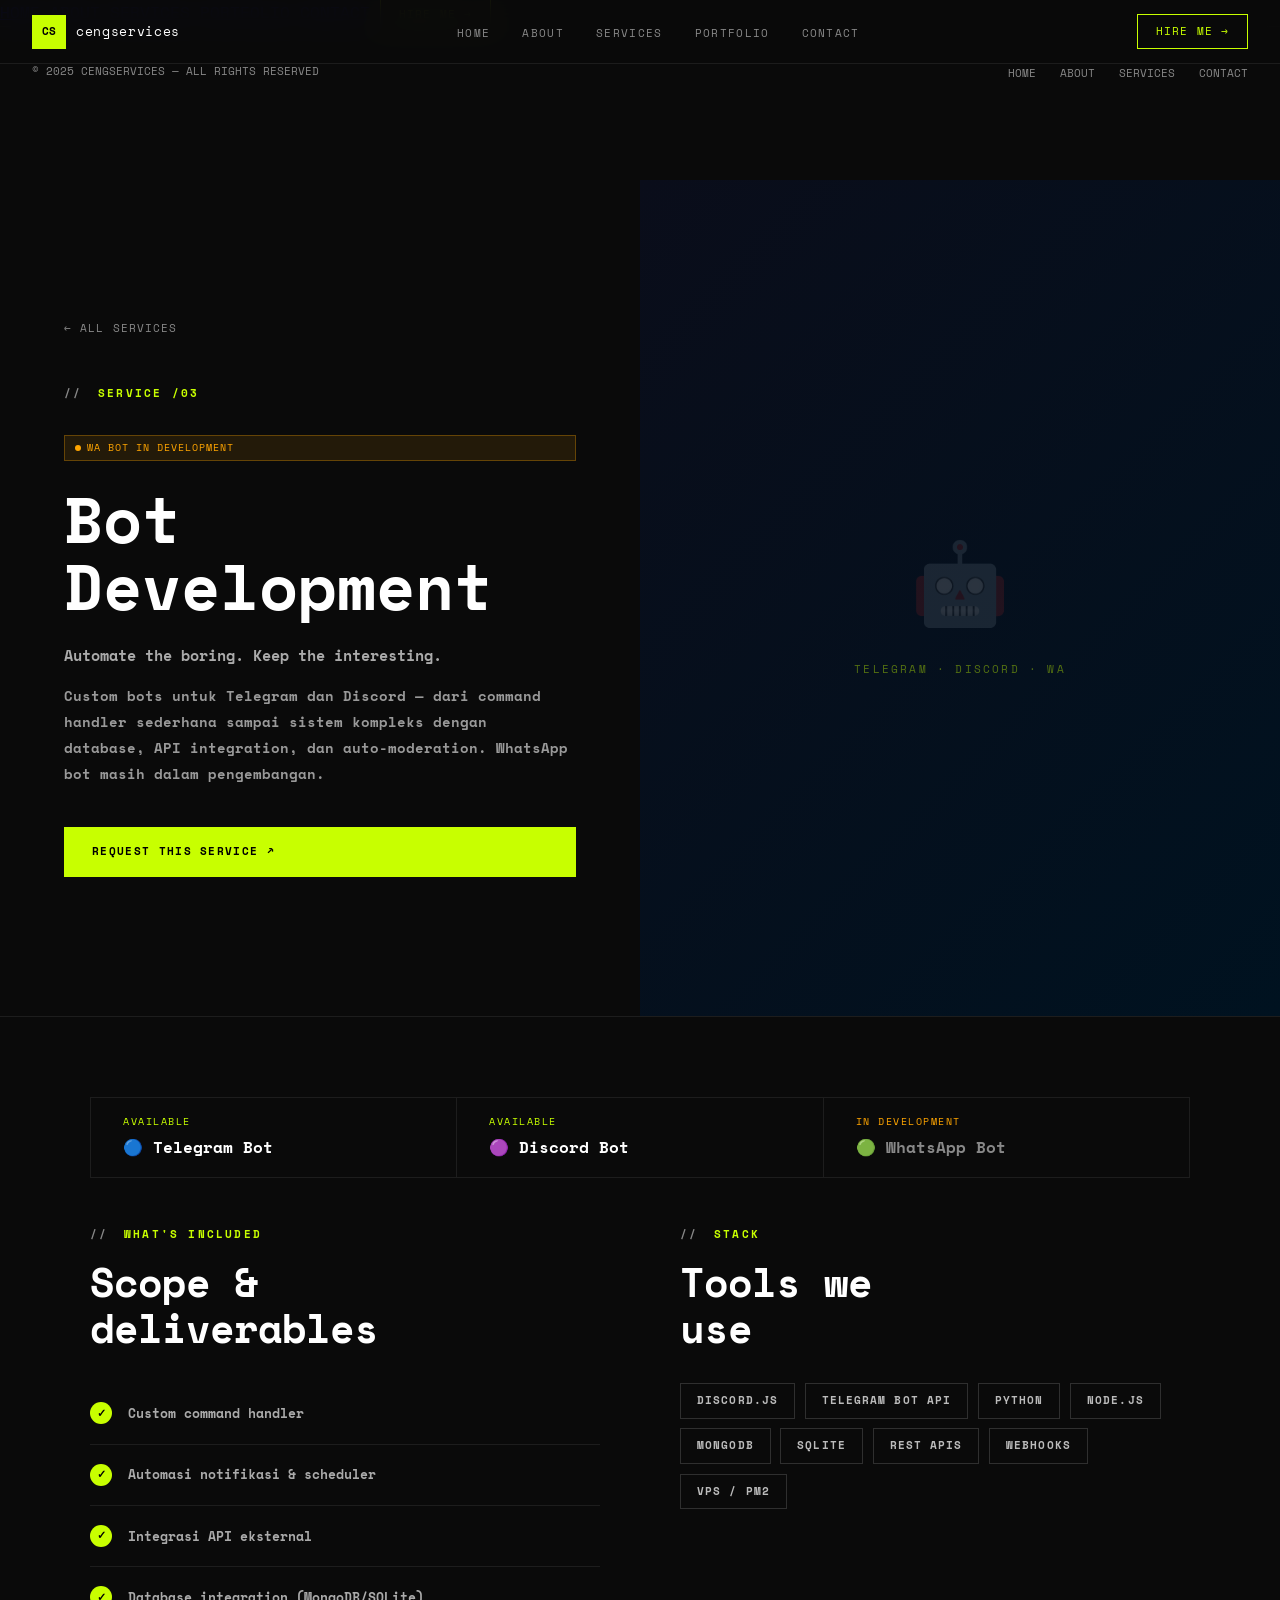
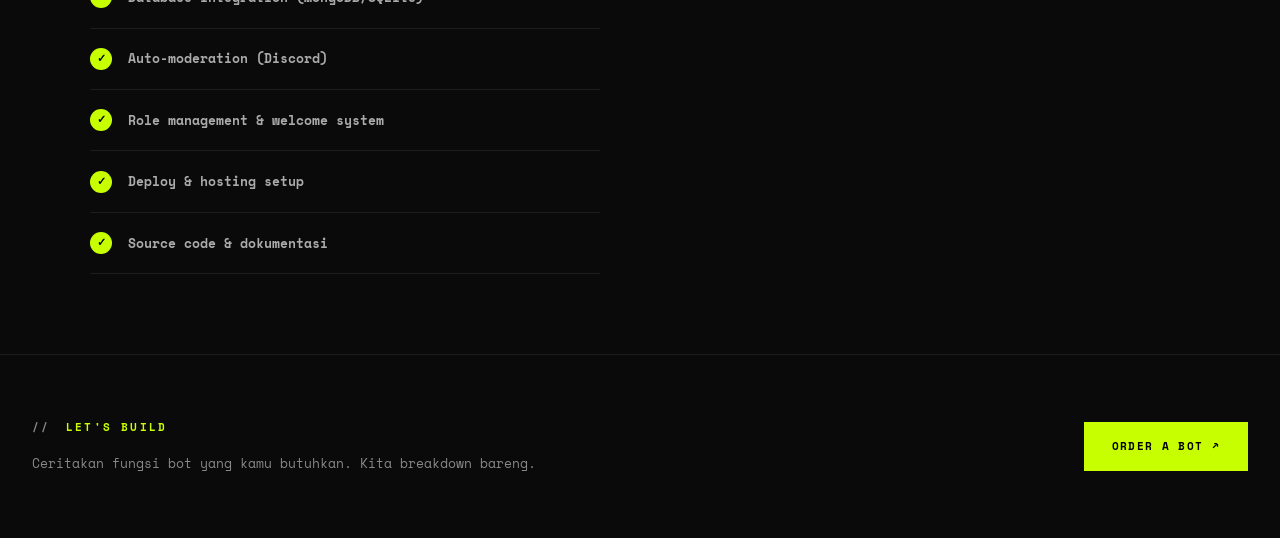
<file: pages/services/bots.html>
<!DOCTYPE html>
<html lang="id">
<head>
  <meta charset="UTF-8" />
  <meta name="viewport" content="width=device-width, initial-scale=1.0" />
  <title>Bot Development — CengServices</title>
  <link rel="stylesheet" href="../../css/style.css" />
</head>
<body>

<script src="../../js/nav.js"></script>

<div class="service-page">
  <div class="service-page-left">
    <a href="../services.html" class="back-link">← ALL SERVICES</a>
    <div class="service-page-label">
      <div class="section-label"><span>//</span> SERVICE /03</div>
    </div>
    <div class="wip-badge"><span class="dot"></span> WA BOT IN DEVELOPMENT</div>
    <h1 class="service-page-title fade-in">Bot<br />Development</h1>
    <p class="service-page-tagline fade-in stagger-1">Automate the boring. Keep the interesting.</p>
    <p class="service-page-desc fade-in stagger-2">
      Custom bots untuk Telegram dan Discord — dari command handler sederhana sampai sistem kompleks dengan database, API integration, dan auto-moderation. WhatsApp bot masih dalam pengembangan.
    </p>
    <a href="../contact.html" class="btn-primary fade-in stagger-3">REQUEST THIS SERVICE ↗</a>
  </div>

  <div class="service-page-right">
    <div class="img-placeholder" style="background: linear-gradient(135deg, #0a0d1a 0%, #001220 100%);">
      <div style="text-align:center; padding:2rem;">
        <div class="placeholder-icon">🤖</div>
        <div style="font-family:var(--mono); font-size:11px; color:var(--accent); opacity:0.4; margin-top:1rem; letter-spacing:0.2em;">TELEGRAM · DISCORD · WA</div>
      </div>
    </div>
  </div>
</div>

<div class="deliverables-section">
  <div style="max-width:1100px; margin:0 auto;">

    <!-- Platform tabs -->
    <div style="display:flex; gap:0; border:1px solid var(--border); margin-bottom:3rem; overflow:hidden;">
      <div style="padding:1rem 2rem; border-right:1px solid var(--border); flex:1;">
        <div style="font-family:var(--mono); font-size:10px; color:var(--accent); letter-spacing:0.15em; margin-bottom:0.3rem;">AVAILABLE</div>
        <div style="font-weight:700;">🔵 Telegram Bot</div>
      </div>
      <div style="padding:1rem 2rem; border-right:1px solid var(--border); flex:1;">
        <div style="font-family:var(--mono); font-size:10px; color:var(--accent); letter-spacing:0.15em; margin-bottom:0.3rem;">AVAILABLE</div>
        <div style="font-weight:700;">🟣 Discord Bot</div>
      </div>
      <div style="padding:1rem 2rem; flex:1;">
        <div style="font-family:var(--mono); font-size:10px; color:orange; letter-spacing:0.15em; margin-bottom:0.3rem;">IN DEVELOPMENT</div>
        <div style="font-weight:700; color:var(--text-muted);">🟢 WhatsApp Bot</div>
      </div>
    </div>

    <div class="deliverables-grid">
      <div>
        <div class="section-label"><span>//</span> WHAT'S INCLUDED</div>
        <h2 class="section-title fade-in" style="font-size:2.5rem; margin-bottom:2rem;">Scope &amp;<br />deliverables</h2>
        <ul class="deliverables-list">
          <li class="fade-in"><span class="check">✓</span> Custom command handler</li>
          <li class="fade-in stagger-1"><span class="check">✓</span> Automasi notifikasi &amp; scheduler</li>
          <li class="fade-in stagger-2"><span class="check">✓</span> Integrasi API eksternal</li>
          <li class="fade-in stagger-3"><span class="check">✓</span> Database integration (MongoDB/SQLite)</li>
          <li class="fade-in"><span class="check">✓</span> Auto-moderation (Discord)</li>
          <li class="fade-in stagger-1"><span class="check">✓</span> Role management &amp; welcome system</li>
          <li class="fade-in stagger-2"><span class="check">✓</span> Deploy &amp; hosting setup</li>
          <li class="fade-in stagger-3"><span class="check">✓</span> Source code &amp; dokumentasi</li>
        </ul>
      </div>
      <div>
        <div class="section-label"><span>//</span> STACK</div>
        <h2 class="section-title fade-in" style="font-size:2.5rem; margin-bottom:2rem;">Tools we<br />use</h2>
        <div class="stack-tags fade-in stagger-1">
          <span class="stack-tag">Discord.js</span>
          <span class="stack-tag">Telegram Bot API</span>
          <span class="stack-tag">Python</span>
          <span class="stack-tag">Node.js</span>
          <span class="stack-tag">MongoDB</span>
          <span class="stack-tag">SQLite</span>
          <span class="stack-tag">REST APIs</span>
          <span class="stack-tag">Webhooks</span>
          <span class="stack-tag">VPS / PM2</span>
        </div>
      </div>
    </div>
  </div>
</div>

<div style="padding:4rem 2rem; border-top:1px solid var(--border); display:flex; justify-content:space-between; align-items:center; flex-wrap:wrap; gap:1rem;">
  <div>
    <div class="section-label"><span>//</span> LET'S BUILD</div>
    <p style="font-family:var(--mono); font-size:13px; color:var(--text-muted); margin-top:0.5rem;">Ceritakan fungsi bot yang kamu butuhkan. Kita breakdown bareng.</p>
  </div>
  <a href="../contact.html" class="btn-primary">ORDER A BOT ↗</a>
</div>

<script src="../../js/main.js"></script>
</body>
</html>
</file>
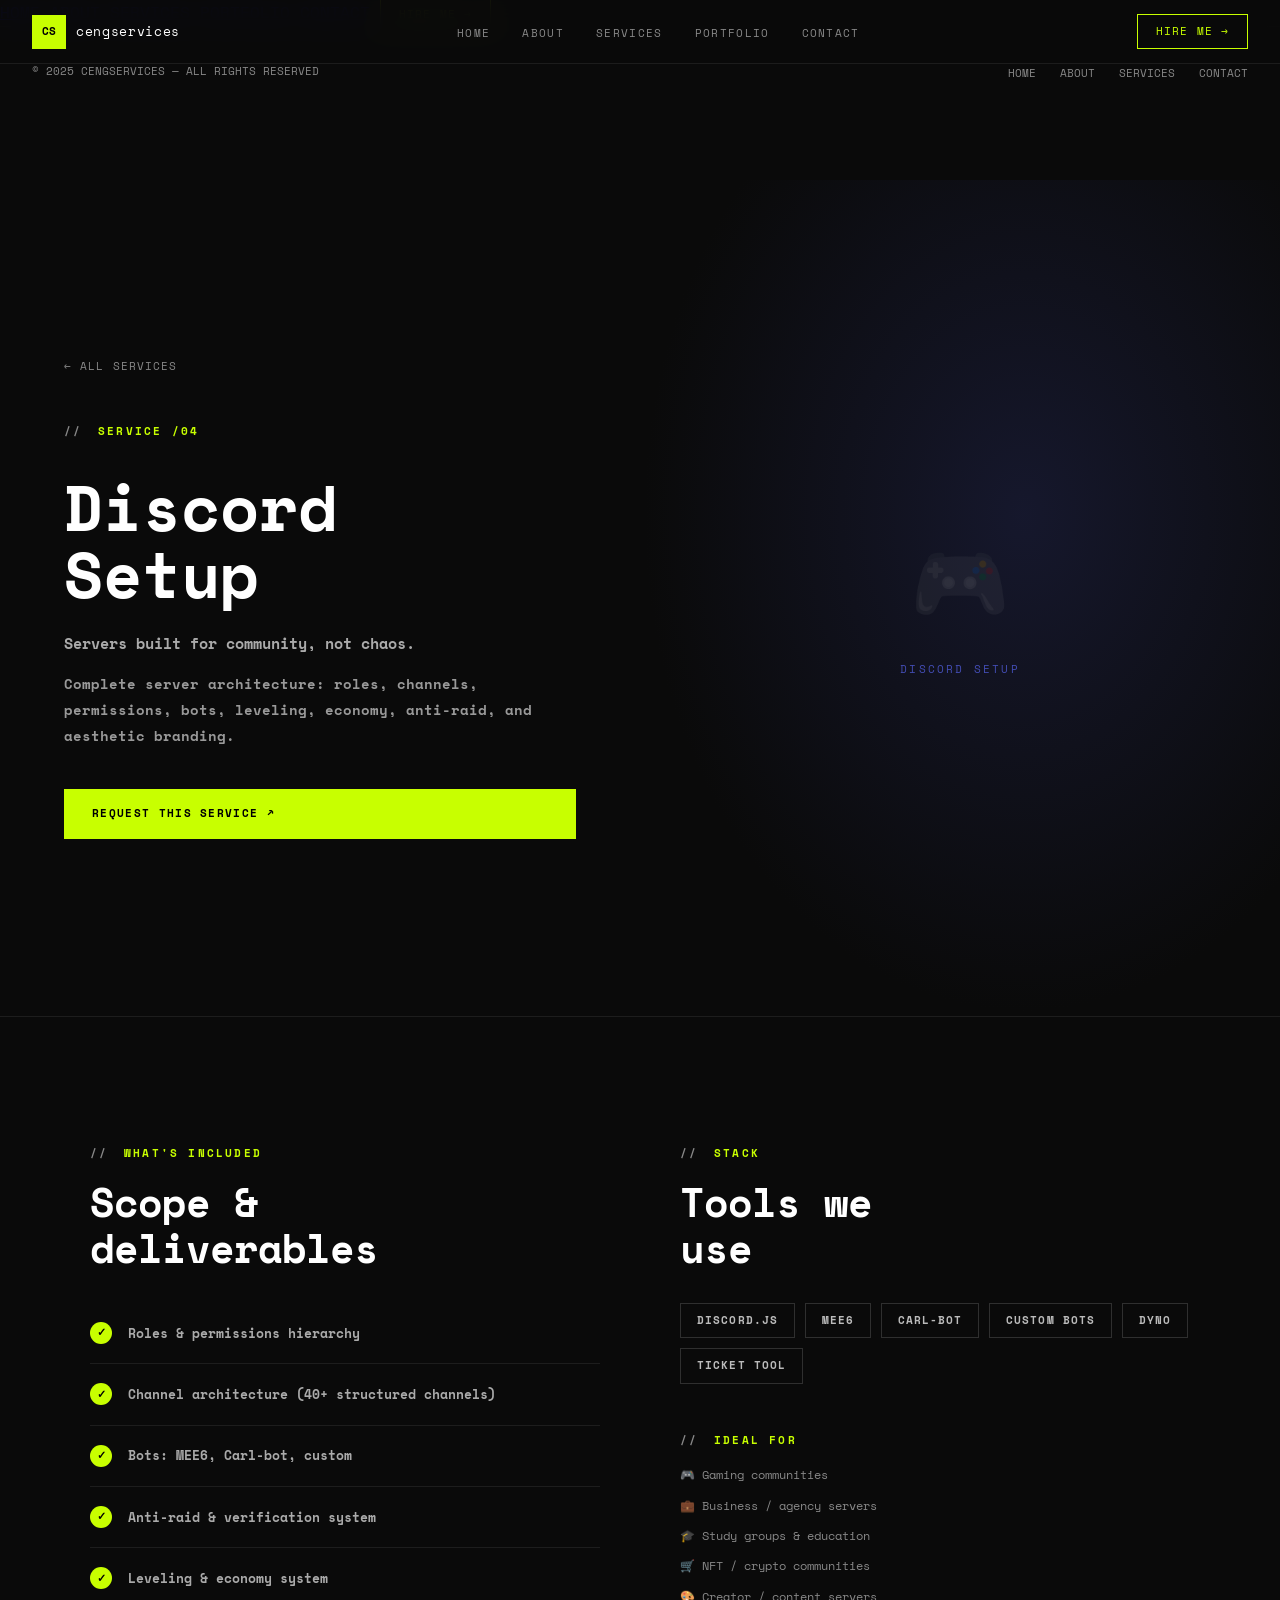
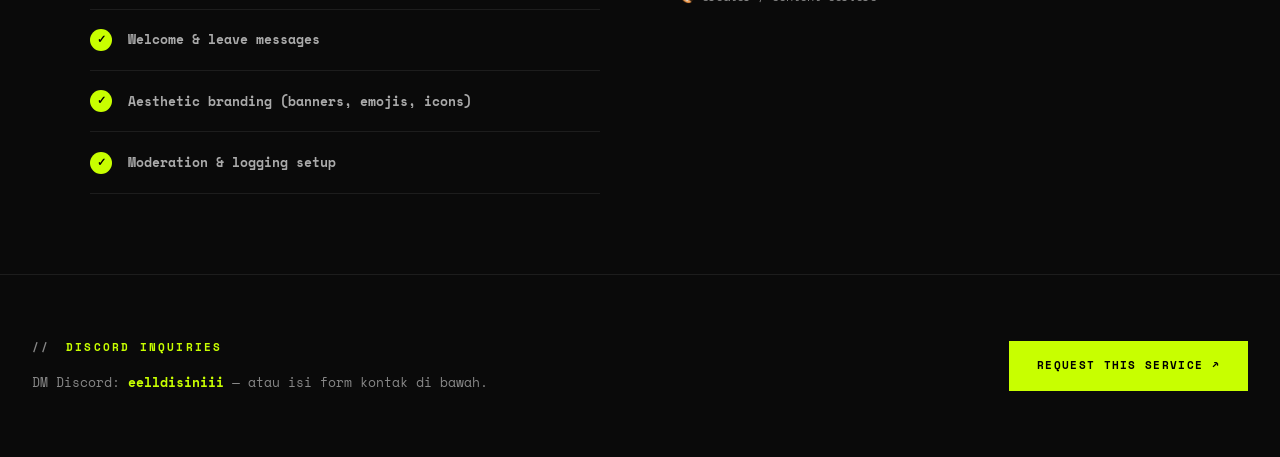
<file: pages/services/discord-setup.html>
<!DOCTYPE html>
<html lang="id">
<head>
  <meta charset="UTF-8" />
  <meta name="viewport" content="width=device-width, initial-scale=1.0" />
  <title>Discord Setup — CengServices</title>
  <link rel="stylesheet" href="../../css/style.css" />
</head>
<body>

<script src="../../js/nav.js"></script>

<div class="service-page">
  <div class="service-page-left">
    <a href="../services.html" class="back-link">← ALL SERVICES</a>
    <div class="service-page-label">
      <div class="section-label"><span>//</span> SERVICE /04</div>
    </div>
    <h1 class="service-page-title fade-in">Discord<br />Setup</h1>
    <p class="service-page-tagline fade-in stagger-1">Servers built for community, not chaos.</p>
    <p class="service-page-desc fade-in stagger-2">
      Complete server architecture: roles, channels, permissions, bots, leveling, economy, anti-raid, and aesthetic branding.
    </p>
    <a href="../contact.html" class="btn-primary fade-in stagger-3">REQUEST THIS SERVICE ↗</a>
  </div>

  <div class="service-page-right">
    <div class="img-placeholder" style="background: radial-gradient(ellipse at 60% 40%, rgba(88,101,242,0.15) 0%, #0a0a0a 70%);">
      <div style="text-align:center; padding:2rem;">
        <div class="placeholder-icon">🎮</div>
        <div style="font-family:var(--mono); font-size:11px; color: #5865f2; opacity:0.7; margin-top:1rem; letter-spacing:0.2em;">DISCORD SETUP</div>
      </div>
    </div>
  </div>
</div>

<div class="deliverables-section">
  <div style="max-width:1100px; margin:0 auto;">
    <div class="deliverables-grid">
      <div>
        <div class="section-label"><span>//</span> WHAT'S INCLUDED</div>
        <h2 class="section-title fade-in" style="font-size:2.5rem; margin-bottom:2rem;">Scope &amp;<br />deliverables</h2>
        <ul class="deliverables-list">
          <li class="fade-in"><span class="check">✓</span> Roles &amp; permissions hierarchy</li>
          <li class="fade-in stagger-1"><span class="check">✓</span> Channel architecture (40+ structured channels)</li>
          <li class="fade-in stagger-2"><span class="check">✓</span> Bots: MEE6, Carl-bot, custom</li>
          <li class="fade-in stagger-3"><span class="check">✓</span> Anti-raid &amp; verification system</li>
          <li class="fade-in"><span class="check">✓</span> Leveling &amp; economy system</li>
          <li class="fade-in stagger-1"><span class="check">✓</span> Welcome &amp; leave messages</li>
          <li class="fade-in stagger-2"><span class="check">✓</span> Aesthetic branding (banners, emojis, icons)</li>
          <li class="fade-in stagger-3"><span class="check">✓</span> Moderation &amp; logging setup</li>
        </ul>
      </div>
      <div>
        <div class="section-label"><span>//</span> STACK</div>
        <h2 class="section-title fade-in" style="font-size:2.5rem; margin-bottom:2rem;">Tools we<br />use</h2>
        <div class="stack-tags fade-in stagger-1">
          <span class="stack-tag">DISCORD.JS</span>
          <span class="stack-tag">MEE6</span>
          <span class="stack-tag">CARL-BOT</span>
          <span class="stack-tag">CUSTOM BOTS</span>
          <span class="stack-tag">DYNO</span>
          <span class="stack-tag">TICKET TOOL</span>
        </div>

        <div style="margin-top:3rem;">
          <div class="section-label" style="margin-bottom:1rem;"><span>//</span> IDEAL FOR</div>
          <ul style="list-style:none; display:flex; flex-direction:column; gap:0.7rem;">
            <li style="font-family:var(--mono); font-size:12px; color:var(--text-muted);">🎮 Gaming communities</li>
            <li style="font-family:var(--mono); font-size:12px; color:var(--text-muted);">💼 Business / agency servers</li>
            <li style="font-family:var(--mono); font-size:12px; color:var(--text-muted);">🎓 Study groups &amp; education</li>
            <li style="font-family:var(--mono); font-size:12px; color:var(--text-muted);">🛒 NFT / crypto communities</li>
            <li style="font-family:var(--mono); font-size:12px; color:var(--text-muted);">🎨 Creator / content servers</li>
          </ul>
        </div>
      </div>
    </div>
  </div>
</div>

<div style="padding:4rem 2rem; border-top:1px solid var(--border); display:flex; justify-content:space-between; align-items:center; flex-wrap:wrap; gap:1rem;">
  <div>
    <div class="section-label"><span>//</span> DISCORD INQUIRIES</div>
    <p style="font-family:var(--mono); font-size:13px; color:var(--text-muted); margin-top:0.5rem;">DM Discord: <strong style="color:var(--accent);">eelldisiniii</strong> — atau isi form kontak di bawah.</p>
  </div>
  <a href="../contact.html" class="btn-primary">REQUEST THIS SERVICE ↗</a>
</div>

<script src="../../js/main.js"></script>
</body>
</html>
</file>
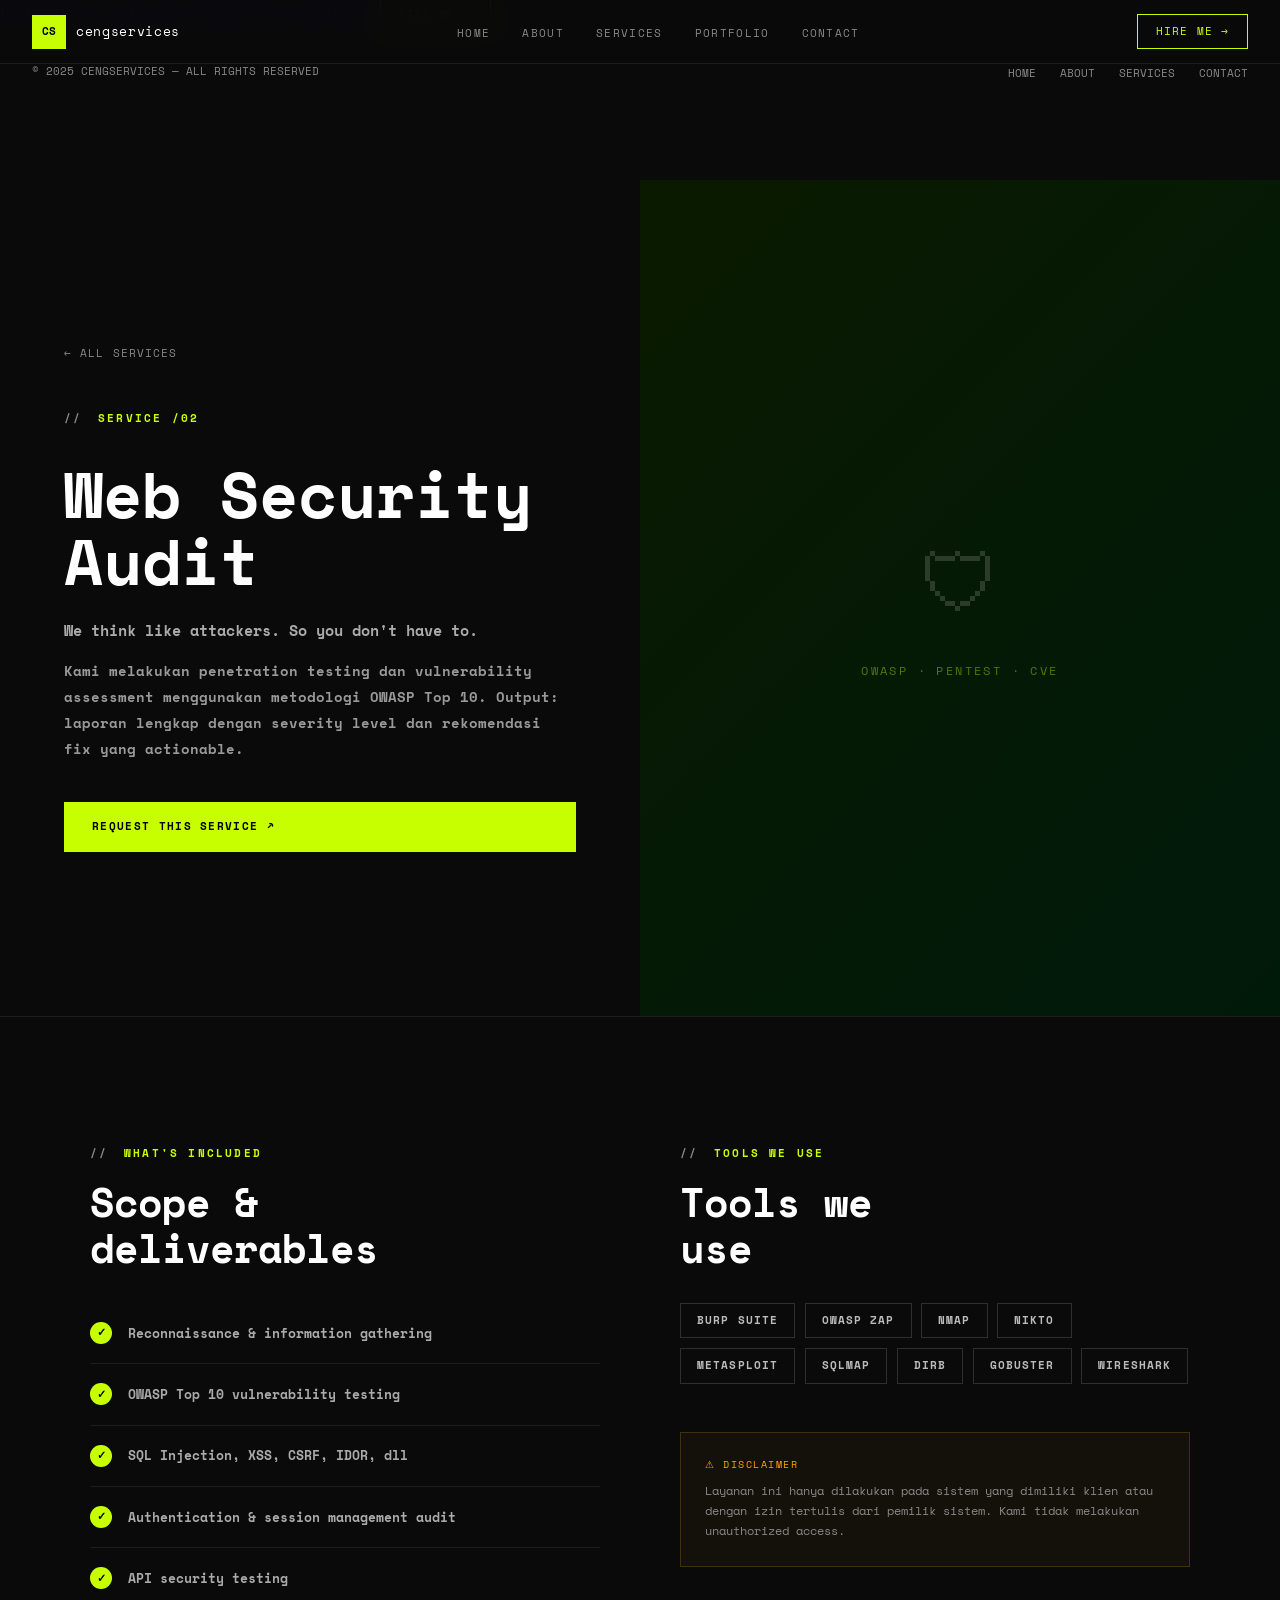
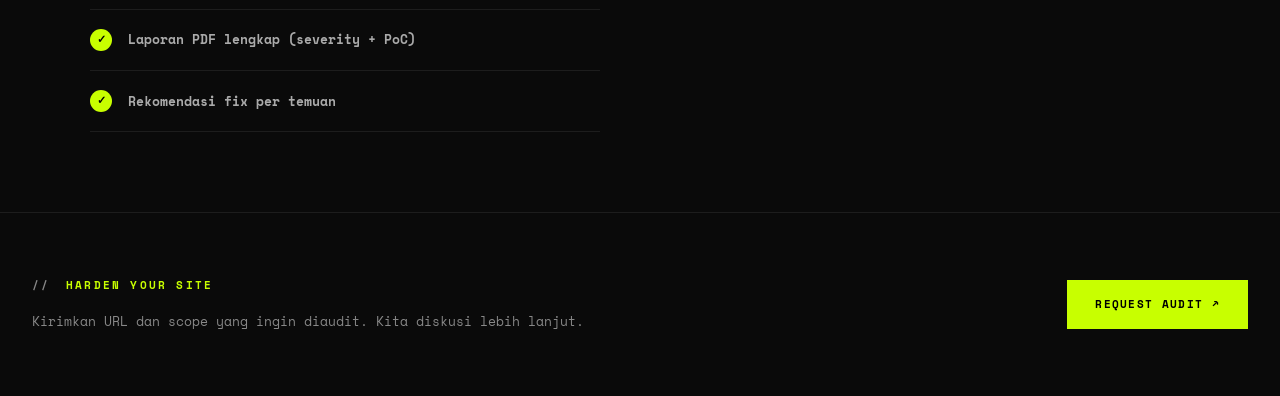
<file: pages/services/security.html>
<!DOCTYPE html>
<html lang="id">
<head>
  <meta charset="UTF-8" />
  <meta name="viewport" content="width=device-width, initial-scale=1.0" />
  <title>Web Security Audit — CengServices</title>
  <link rel="stylesheet" href="../../css/style.css" />
</head>
<body>

<script src="../../js/nav.js"></script>

<div class="service-page">
  <div class="service-page-left">
    <a href="../services.html" class="back-link">← ALL SERVICES</a>
    <div class="service-page-label">
      <div class="section-label"><span>//</span> SERVICE /02</div>
    </div>
    <h1 class="service-page-title fade-in">Web Security<br />Audit</h1>
    <p class="service-page-tagline fade-in stagger-1">We think like attackers. So you don't have to.</p>
    <p class="service-page-desc fade-in stagger-2">
      Kami melakukan penetration testing dan vulnerability assessment menggunakan metodologi OWASP Top 10. Output: laporan lengkap dengan severity level dan rekomendasi fix yang actionable.
    </p>
    <a href="../contact.html" class="btn-primary fade-in stagger-3">REQUEST THIS SERVICE ↗</a>
  </div>

  <div class="service-page-right">
    <div class="img-placeholder" style="background: linear-gradient(135deg, #0a1a00 0%, #001a0a 100%);">
      <div style="text-align:center; padding:2rem;">
        <div class="placeholder-icon">🛡</div>
        <div style="font-family:var(--mono); font-size:12px; color:var(--accent); opacity:0.4; margin-top:1rem; letter-spacing:0.2em;">OWASP · PENTEST · CVE</div>
      </div>
    </div>
  </div>
</div>

<div class="deliverables-section">
  <div style="max-width:1100px; margin:0 auto;">
    <div class="deliverables-grid">
      <div>
        <div class="section-label"><span>//</span> WHAT'S INCLUDED</div>
        <h2 class="section-title fade-in" style="font-size:2.5rem; margin-bottom:2rem;">Scope &amp;<br />deliverables</h2>
        <ul class="deliverables-list">
          <li class="fade-in"><span class="check">✓</span> Reconnaissance &amp; information gathering</li>
          <li class="fade-in stagger-1"><span class="check">✓</span> OWASP Top 10 vulnerability testing</li>
          <li class="fade-in stagger-2"><span class="check">✓</span> SQL Injection, XSS, CSRF, IDOR, dll</li>
          <li class="fade-in stagger-3"><span class="check">✓</span> Authentication &amp; session management audit</li>
          <li class="fade-in"><span class="check">✓</span> API security testing</li>
          <li class="fade-in stagger-1"><span class="check">✓</span> Laporan PDF lengkap (severity + PoC)</li>
          <li class="fade-in stagger-2"><span class="check">✓</span> Rekomendasi fix per temuan</li>
        </ul>
      </div>
      <div>
        <div class="section-label"><span>//</span> TOOLS WE USE</div>
        <h2 class="section-title fade-in" style="font-size:2.5rem; margin-bottom:2rem;">Tools we<br />use</h2>
        <div class="stack-tags fade-in stagger-1">
          <span class="stack-tag">Burp Suite</span>
          <span class="stack-tag">OWASP ZAP</span>
          <span class="stack-tag">Nmap</span>
          <span class="stack-tag">Nikto</span>
          <span class="stack-tag">Metasploit</span>
          <span class="stack-tag">SQLmap</span>
          <span class="stack-tag">Dirb</span>
          <span class="stack-tag">Gobuster</span>
          <span class="stack-tag">Wireshark</span>
        </div>

        <div style="margin-top:3rem; padding:1.5rem; border:1px solid rgba(255,165,0,0.2); background:rgba(255,165,0,0.04);">
          <div style="font-family:var(--mono); font-size:10px; color:orange; letter-spacing:0.15em; margin-bottom:0.5rem;">⚠ DISCLAIMER</div>
          <p style="font-family:var(--mono); font-size:12px; color:var(--text-muted); line-height:1.7;">Layanan ini hanya dilakukan pada sistem yang dimiliki klien atau dengan izin tertulis dari pemilik sistem. Kami tidak melakukan unauthorized access.</p>
        </div>
      </div>
    </div>
  </div>
</div>

<div style="padding:4rem 2rem; border-top:1px solid var(--border); display:flex; justify-content:space-between; align-items:center; flex-wrap:wrap; gap:1rem;">
  <div>
    <div class="section-label"><span>//</span> HARDEN YOUR SITE</div>
    <p style="font-family:var(--mono); font-size:13px; color:var(--text-muted); margin-top:0.5rem;">Kirimkan URL dan scope yang ingin diaudit. Kita diskusi lebih lanjut.</p>
  </div>
  <a href="../contact.html" class="btn-primary">REQUEST AUDIT ↗</a>
</div>

<script src="../../js/main.js"></script>
</body>
</html>
</file>
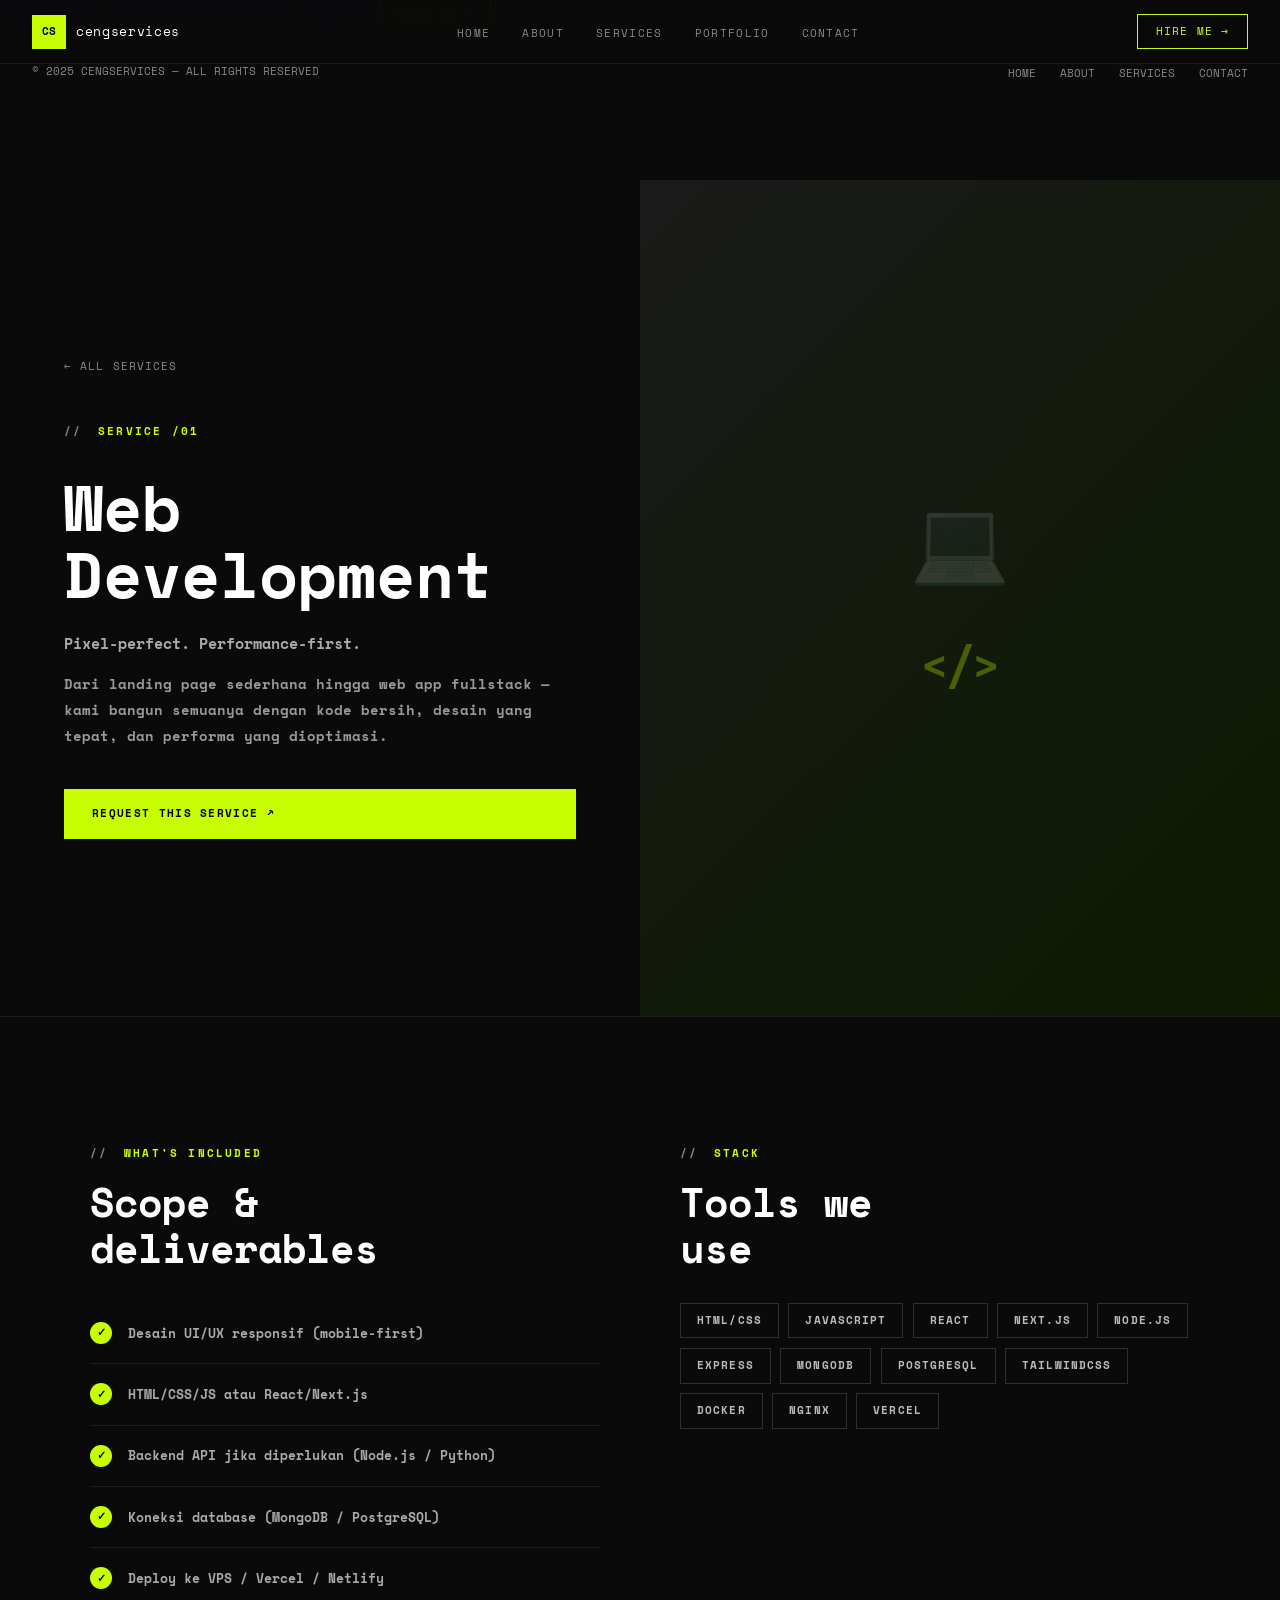
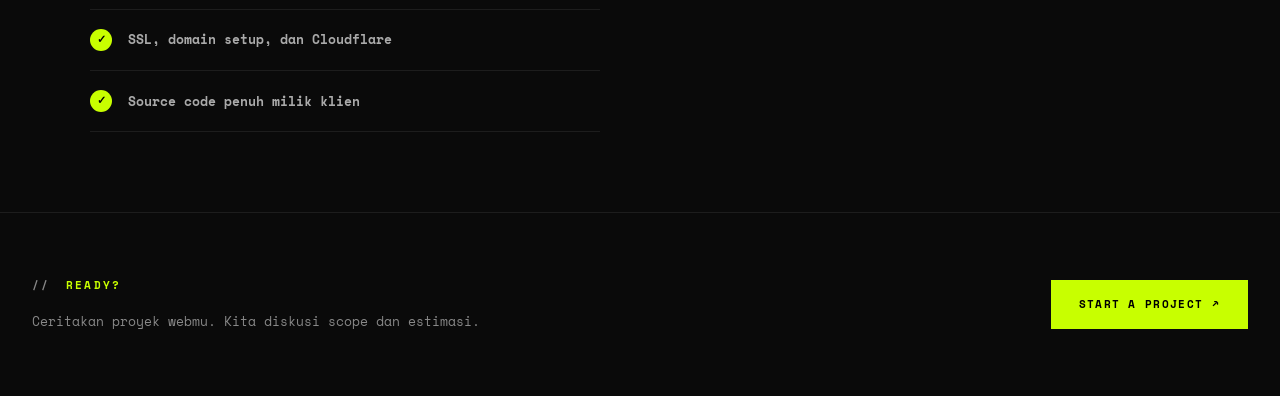
<file: pages/services/web-dev.html>
<!DOCTYPE html>
<html lang="id">
<head>
  <meta charset="UTF-8" />
  <meta name="viewport" content="width=device-width, initial-scale=1.0" />
  <title>Web Development — CengServices</title>
  <link rel="stylesheet" href="../../css/style.css" />
</head>
<body>

<script src="../../js/nav.js"></script>

<div class="service-page">
  <!-- LEFT -->
  <div class="service-page-left">
    <a href="../services.html" class="back-link">← ALL SERVICES</a>
    <div class="service-page-label">
      <div class="section-label"><span>//</span> SERVICE /01</div>
    </div>
    <h1 class="service-page-title fade-in">Web<br />Development</h1>
    <p class="service-page-tagline fade-in stagger-1">Pixel-perfect. Performance-first.</p>
    <p class="service-page-desc fade-in stagger-2">
      Dari landing page sederhana hingga web app fullstack — kami bangun semuanya dengan kode bersih, desain yang tepat, dan performa yang dioptimasi.
    </p>
    <a href="../contact.html" class="btn-primary fade-in stagger-3">REQUEST THIS SERVICE ↗</a>
  </div>

  <!-- RIGHT -->
  <div class="service-page-right">
    <div class="img-placeholder">
      <div style="text-align: center; padding: 2rem;">
        <div class="placeholder-icon">💻</div>
        <div style="font-family: var(--display); font-size: 4rem; color: var(--accent); opacity: 0.3; margin-top: 1rem;">&lt;/&gt;</div>
      </div>
    </div>
  </div>
</div>

<!-- DELIVERABLES -->
<div class="deliverables-section">
  <div style="max-width: 1100px; margin: 0 auto;">
    <div style="display: grid; grid-template-columns: 1fr 1fr; gap: 5rem;" class="deliverables-grid">
      <div>
        <div class="section-label"><span>//</span> WHAT'S INCLUDED</div>
        <h2 class="section-title fade-in" style="font-size: 2.5rem; margin-bottom: 2rem;">Scope &amp;<br />deliverables</h2>
        <ul class="deliverables-list">
          <li class="fade-in"><span class="check">✓</span> Desain UI/UX responsif (mobile-first)</li>
          <li class="fade-in stagger-1"><span class="check">✓</span> HTML/CSS/JS atau React/Next.js</li>
          <li class="fade-in stagger-2"><span class="check">✓</span> Backend API jika diperlukan (Node.js / Python)</li>
          <li class="fade-in stagger-3"><span class="check">✓</span> Koneksi database (MongoDB / PostgreSQL)</li>
          <li class="fade-in"><span class="check">✓</span> Deploy ke VPS / Vercel / Netlify</li>
          <li class="fade-in stagger-1"><span class="check">✓</span> SSL, domain setup, dan Cloudflare</li>
          <li class="fade-in stagger-2"><span class="check">✓</span> Source code penuh milik klien</li>
        </ul>
      </div>
      <div>
        <div class="section-label"><span>//</span> STACK</div>
        <h2 class="section-title fade-in" style="font-size: 2.5rem; margin-bottom: 2rem;">Tools we<br />use</h2>
        <div class="stack-tags fade-in stagger-1">
          <span class="stack-tag">HTML/CSS</span>
          <span class="stack-tag">JavaScript</span>
          <span class="stack-tag">React</span>
          <span class="stack-tag">Next.js</span>
          <span class="stack-tag">Node.js</span>
          <span class="stack-tag">Express</span>
          <span class="stack-tag">MongoDB</span>
          <span class="stack-tag">PostgreSQL</span>
          <span class="stack-tag">TailwindCSS</span>
          <span class="stack-tag">Docker</span>
          <span class="stack-tag">Nginx</span>
          <span class="stack-tag">Vercel</span>
        </div>
      </div>
    </div>
  </div>
</div>

<!-- CTA BOTTOM -->
<div style="padding: 4rem 2rem; border-top: 1px solid var(--border); display:flex; justify-content:space-between; align-items:center; flex-wrap:wrap; gap:1rem;">
  <div>
    <div class="section-label"><span>//</span> READY?</div>
    <p style="font-family:var(--mono); font-size:13px; color:var(--text-muted); margin-top:0.5rem;">Ceritakan proyek webmu. Kita diskusi scope dan estimasi.</p>
  </div>
  <a href="../contact.html" class="btn-primary">START A PROJECT ↗</a>
</div>

<script src="../../js/main.js"></script>
</body>
</html>
</file>
<file: css/style.css>
@import url('https://fonts.googleapis.com/css2?family=Space+Mono:ital,wght@0,400;0,700;1,400&family=Bebas+Neue&display=swap');

:root {
  --bg: #0a0a0a;
  --bg2: #111111;
  --bg3: #1a1a1a;
  --accent: #c8ff00;
  --accent-dark: #8fb300;
  --text: #ffffff;
  --text-muted: #888888;
  --border: rgba(255,255,255,0.08);
  --mono: 'Space Mono', monospace;
  --display: 'Bebas Neue', cursive;
  --body: 'Space Mono', monospace;
}

*, *::before, *::after { box-sizing: border-box; margin: 0; padding: 0; }

html { scroll-behavior: smooth; }

body {
  background: var(--bg);
  color: var(--text);
  font-family: var(--body);
  font-size: 16px;
  font-weight: 500;
  line-height: 1.6;
  overflow-x: hidden;
  -webkit-font-smoothing: antialiased;
}

/* ── SCROLLBAR ── */
::-webkit-scrollbar { width: 4px; }
::-webkit-scrollbar-track { background: var(--bg); }
::-webkit-scrollbar-thumb { background: var(--accent); }

/* ── NAVBAR ── */
nav {
  position: fixed;
  top: 0; left: 0; right: 0;
  z-index: 100;
  display: flex;
  align-items: center;
  justify-content: space-between;
  padding: 0 2rem;
  height: 64px;
  background: rgba(10,10,10,0.92);
  backdrop-filter: blur(12px);
  border-bottom: 1px solid var(--border);
}

.nav-logo {
  display: flex;
  align-items: center;
  gap: 10px;
  text-decoration: none;
  color: var(--text);
}

.nav-logo .logo-box {
  width: 34px; height: 34px;
  background: var(--accent);
  display: flex; align-items: center; justify-content: center;
  font-family: var(--mono);
  font-size: 11px;
  font-weight: 700;
  color: #000;
}

.nav-logo span {
  font-family: var(--mono);
  font-size: 13px;
  letter-spacing: 0.05em;
}

.nav-links {
  display: flex;
  align-items: center;
  gap: 2rem;
  list-style: none;
}

.nav-links a {
  text-decoration: none;
  color: var(--text-muted);
  font-family: var(--mono);
  font-size: 11px;
  letter-spacing: 0.12em;
  text-transform: uppercase;
  transition: color 0.2s;
}

.nav-links a:hover, .nav-links a.active {
  color: var(--text);
}

.nav-links a.active {
  background: var(--accent);
  color: #000;
  padding: 6px 14px;
}

.nav-cta {
  font-family: var(--mono);
  font-size: 11px;
  letter-spacing: 0.1em;
  text-transform: uppercase;
  padding: 8px 18px;
  border: 1px solid var(--accent);
  color: var(--accent);
  text-decoration: none;
  transition: all 0.2s;
}

.nav-cta:hover {
  background: var(--accent);
  color: #000;
}

.hamburger {
  display: none;
  flex-direction: column;
  gap: 5px;
  cursor: pointer;
  background: none;
  border: none;
  padding: 4px;
}

.hamburger span {
  display: block;
  width: 22px; height: 2px;
  background: var(--text);
  transition: all 0.3s;
}

/* ── HERO ── */
.hero {
  min-height: 100vh;
  display: flex;
  flex-direction: column;
  justify-content: flex-end;
  padding: 120px 2rem 4rem;
  position: relative;
  overflow: hidden;
}

.hero-bg {
  position: absolute;
  inset: 0;
  background:
    radial-gradient(ellipse 60% 50% at 70% 50%, rgba(200,255,0,0.04) 0%, transparent 70%),
    radial-gradient(ellipse 40% 60% at 20% 80%, rgba(200,255,0,0.03) 0%, transparent 60%);
}

.hero-lines {
  position: absolute;
  inset: 0;
  background-image:
    linear-gradient(rgba(200,255,0,0.06) 1px, transparent 1px),
    linear-gradient(90deg, rgba(200,255,0,0.06) 1px, transparent 1px);
  background-size: 80px 80px;
  mask-image: radial-gradient(ellipse at center, black 20%, transparent 80%);
}

.hero-tag {
  font-family: var(--mono);
  font-size: 11px;
  letter-spacing: 0.2em;
  color: var(--accent);
  margin-bottom: 1rem;
}

.hero-tag span { color: var(--text-muted); margin-right: 0.5rem; }

.hero-title {
  font-family: var(--display);
  font-size: clamp(5rem, 14vw, 14rem);
  line-height: 0.9;
  letter-spacing: -0.01em;
  margin-bottom: 2rem;
}

.hero-title .white { color: var(--text); }
.hero-title .green { color: var(--accent); }

.hero-desc {
  font-family: var(--mono);
  font-size: 15px;
  font-weight: 700;
  line-height: 1.8;
  color: #aaaaaa;
  max-width: 560px;
  margin-bottom: 2.5rem;
}

.hero-btns { display: flex; gap: 1rem; flex-wrap: wrap; }

.btn-primary {
  display: inline-flex;
  align-items: center;
  gap: 8px;
  background: var(--accent);
  color: #000;
  font-family: var(--mono);
  font-size: 11px;
  font-weight: 700;
  letter-spacing: 0.12em;
  text-transform: uppercase;
  padding: 16px 28px;
  text-decoration: none;
  transition: all 0.2s;
}

.btn-primary:hover { background: #fff; }

.btn-secondary {
  display: inline-flex;
  align-items: center;
  gap: 8px;
  border: 1px solid var(--border);
  color: var(--text);
  font-family: var(--mono);
  font-size: 11px;
  letter-spacing: 0.12em;
  text-transform: uppercase;
  padding: 16px 28px;
  text-decoration: none;
  transition: all 0.2s;
}

.btn-secondary:hover { border-color: var(--accent); color: var(--accent); }

/* ── TICKER ── */
.ticker {
  border-top: 1px solid var(--border);
  border-bottom: 1px solid var(--border);
  overflow: hidden;
  padding: 16px 0;
  background: var(--bg2);
}

.ticker-inner {
  display: flex;
  gap: 3rem;
  animation: ticker 20s linear infinite;
  white-space: nowrap;
}

.ticker-item {
  display: flex;
  align-items: center;
  gap: 0.8rem;
  font-family: var(--mono);
  font-size: 13px;
  font-weight: 700;
  color: #aaaaaa;
}

.ticker-item .dot {
  color: var(--accent);
  font-size: 18px;
}

@keyframes ticker {
  from { transform: translateX(0); }
  to { transform: translateX(-50%); }
}

/* ── SECTION COMMONS ── */
.section { padding: 6rem 2rem; }

.section-label {
  font-family: var(--mono);
  font-size: 11px;
  font-weight: 700;
  letter-spacing: 0.2em;
  color: var(--accent);
  margin-bottom: 1rem;
}

.section-label span { color: var(--text-muted); margin-right: 0.4rem; }

.section-title {
  font-size: clamp(2.5rem, 5vw, 4rem);
  font-weight: 700;
  line-height: 1.15;
  margin-bottom: 1rem;
}

.section-title .green { color: var(--accent); }

/* ── SERVICES GRID ── */
.services-header {
  display: flex;
  justify-content: space-between;
  align-items: flex-end;
  margin-bottom: 3rem;
  flex-wrap: wrap;
  gap: 1rem;
}

.services-grid {
  display: grid;
  grid-template-columns: repeat(4, 1fr);
  gap: 0;
  border: 1px solid var(--border);
}

.service-card {
  padding: 2.5rem 2rem;
  border-right: 1px solid var(--border);
  border-bottom: 1px solid var(--border);
  text-decoration: none;
  color: var(--text);
  display: block;
  transition: background 0.3s;
  position: relative;
  overflow: hidden;
}

.service-card:last-child { border-right: none; }

.service-card::before {
  content: '';
  position: absolute;
  bottom: 0; left: 0;
  width: 100%; height: 3px;
  background: var(--accent);
  transform: scaleX(0);
  transform-origin: left;
  transition: transform 0.3s;
}

.service-card:hover { background: rgba(200,255,0,0.03); }
.service-card:hover::before { transform: scaleX(1); }

.service-num {
  font-family: var(--mono);
  font-size: 11px;
  color: var(--text-muted);
  margin-bottom: 1.5rem;
}

.service-icon {
  font-size: 22px;
  margin-bottom: 1rem;
  color: var(--accent);
}

.service-name {
  font-size: 1.15rem;
  font-weight: 700;
  margin-bottom: 0.5rem;
}

.service-desc {
  font-size: 13px;
  font-weight: 600;
  color: #999999;
  line-height: 1.65;
}

/* ── SERVICE PAGE ── */
.service-page {
  display: grid;
  grid-template-columns: 1fr 1fr;
  min-height: 100vh;
  padding-top: 64px;
}

.service-page-left {
  padding: 6rem 4rem;
  display: flex;
  flex-direction: column;
  justify-content: center;
  position: relative;
}

.service-page-right {
  position: relative;
  overflow: hidden;
}

.service-page-right img,
.service-page-right .img-placeholder {
  width: 100%;
  height: 100%;
  object-fit: cover;
}

.img-placeholder {
  background: linear-gradient(135deg, #1a1a1a 0%, #0d1a00 100%);
  display: flex;
  align-items: center;
  justify-content: center;
}

.img-placeholder .placeholder-icon {
  font-size: 5rem;
  opacity: 0.15;
}

.back-link {
  display: inline-flex;
  align-items: center;
  gap: 8px;
  font-family: var(--mono);
  font-size: 11px;
  letter-spacing: 0.1em;
  color: var(--text-muted);
  text-decoration: none;
  text-transform: uppercase;
  margin-bottom: 3rem;
  transition: color 0.2s;
}

.back-link:hover { color: var(--accent); }

.service-page-label { margin-bottom: 1rem; }

.service-page-title {
  font-size: clamp(2.5rem, 5vw, 4.5rem);
  font-weight: 700;
  line-height: 1.05;
  margin-bottom: 1.5rem;
}

.service-page-tagline {
  font-family: var(--mono);
  font-size: 15px;
  font-weight: 700;
  color: #aaaaaa;
  margin-bottom: 1rem;
}

.service-page-desc {
  font-family: var(--mono);
  font-size: 14px;
  font-weight: 600;
  color: #999999;
  line-height: 1.85;
  margin-bottom: 2.5rem;
}

/* ── DELIVERABLES ── */
.deliverables-section {
  padding: 5rem 2rem;
  border-top: 1px solid var(--border);
}

.deliverables-grid {
  display: grid;
  grid-template-columns: 1fr 1fr;
  gap: 5rem;
  max-width: 1100px;
  margin: 3rem auto 0;
}

.deliverables-list {
  list-style: none;
}

.deliverables-list li {
  display: flex;
  align-items: center;
  gap: 1rem;
  padding: 1.2rem 0;
  border-bottom: 1px solid var(--border);
  font-family: var(--mono);
  font-size: 13px;
  font-weight: 700;
  color: #aaaaaa;
}

.deliverables-list li .check {
  width: 22px; height: 22px;
  background: var(--accent);
  border-radius: 50%;
  display: flex; align-items: center; justify-content: center;
  flex-shrink: 0;
  color: #000;
  font-size: 11px;
  font-weight: 900;
}

.stack-tags { display: flex; flex-wrap: wrap; gap: 0.6rem; margin-top: 2rem; }

.stack-tag {
  border: 1px solid rgba(255,255,255,0.15);
  padding: 8px 16px;
  font-family: var(--mono);
  font-size: 11px;
  font-weight: 700;
  letter-spacing: 0.1em;
  color: #bbbbbb;
  text-transform: uppercase;
}

/* ── WIP BADGE ── */
.wip-badge {
  display: inline-flex;
  align-items: center;
  gap: 6px;
  background: rgba(255,165,0,0.1);
  border: 1px solid rgba(255,165,0,0.3);
  color: orange;
  font-family: var(--mono);
  font-size: 10px;
  letter-spacing: 0.1em;
  padding: 4px 10px;
  text-transform: uppercase;
  margin-bottom: 1.5rem;
}

.wip-badge .dot { width: 6px; height: 6px; background: orange; border-radius: 50%; animation: blink 1.2s ease-in-out infinite; }

@keyframes blink { 0%, 100% { opacity: 1; } 50% { opacity: 0.2; } }

/* ── CONTACT ── */
.contact-grid {
  display: grid;
  grid-template-columns: repeat(3, 1fr);
  gap: 0;
  border: 1px solid var(--border);
  margin-bottom: 0;
}

.contact-card {
  padding: 2rem;
  border-right: 1px solid var(--border);
  border-bottom: 1px solid var(--border);
  text-decoration: none;
  color: var(--text);
  display: block;
  transition: background 0.2s;
  position: relative;
}

.contact-card:last-child { border-right: none; }
.contact-card:hover { background: rgba(200,255,0,0.03); }

.contact-card .arrow {
  position: absolute;
  top: 1.5rem; right: 1.5rem;
  color: var(--text-muted);
  font-size: 18px;
  transition: color 0.2s;
}

.contact-card:hover .arrow { color: var(--accent); }

.contact-platform {
  font-family: var(--mono);
  font-size: 10px;
  letter-spacing: 0.2em;
  color: var(--text-muted);
  text-transform: uppercase;
  margin-bottom: 0.7rem;
  margin-top: 1rem;
}

.contact-handle {
  font-size: 1.3rem;
  font-weight: 700;
  margin-bottom: 0.4rem;
}

.contact-note {
  font-size: 12px;
  font-weight: 700;
  color: #999999;
  font-family: var(--mono);
}

.contact-icon {
  font-size: 1.6rem;
}

/* ── FORM ── */
.form-section {
  padding: 5rem 2rem;
  border-top: 1px solid var(--border);
}

.form-wrap {
  display: grid;
  grid-template-columns: 1fr 1.5fr;
  gap: 5rem;
  max-width: 1100px;
  margin: 3rem auto 0;
}

.form-fields {
  display: grid;
  grid-template-columns: 1fr 1fr;
  gap: 1rem;
}

.form-fields .full { grid-column: 1 / -1; }

.field label {
  display: block;
  font-family: var(--mono);
  font-size: 10px;
  letter-spacing: 0.15em;
  text-transform: uppercase;
  color: var(--text-muted);
  margin-bottom: 0.5rem;
}

.field label .req { color: var(--accent); }

.field input,
.field textarea,
.field select {
  width: 100%;
  background: var(--bg3);
  border: 1px solid var(--border);
  color: var(--text);
  font-family: var(--mono);
  font-size: 13px;
  padding: 12px 14px;
  outline: none;
  transition: border-color 0.2s;
  resize: vertical;
}

.field input:focus,
.field textarea:focus,
.field select:focus {
  border-color: var(--accent);
}

.field select option { background: var(--bg3); }

.form-submit {
  margin-top: 1rem;
}

/* ── FOOTER ── */
footer {
  border-top: 1px solid var(--border);
  padding: 2rem;
  display: flex;
  justify-content: space-between;
  align-items: center;
  flex-wrap: wrap;
  gap: 1rem;
}

footer p {
  font-family: var(--mono);
  font-size: 11px;
  color: var(--text-muted);
}

footer .footer-links {
  display: flex;
  gap: 1.5rem;
  list-style: none;
}

footer .footer-links a {
  font-family: var(--mono);
  font-size: 11px;
  color: var(--text-muted);
  text-decoration: none;
  transition: color 0.2s;
}

footer .footer-links a:hover { color: var(--accent); }

/* ── ABOUT ── */
.about-grid {
  display: grid;
  grid-template-columns: 1fr 1fr;
  gap: 5rem;
  align-items: start;
}

.about-text p {
  font-family: var(--mono);
  font-size: 14px;
  font-weight: 700;
  color: #aaaaaa;
  line-height: 1.9;
  margin-bottom: 1.5rem;
}

.stats-grid {
  display: grid;
  grid-template-columns: 1fr 1fr;
  gap: 0;
  border: 1px solid var(--border);
  margin-top: 3rem;
}

.stat-box {
  padding: 2rem;
  border-right: 1px solid var(--border);
  border-bottom: 1px solid var(--border);
}

.stat-box:nth-child(2n) { border-right: none; }
.stat-box:nth-last-child(-n+2) { border-bottom: none; }

.stat-num {
  font-family: var(--display);
  font-size: 3.5rem;
  color: var(--accent);
  line-height: 1;
  margin-bottom: 0.3rem;
}

.stat-label {
  font-family: var(--mono);
  font-size: 11px;
  font-weight: 700;
  color: #999999;
  letter-spacing: 0.1em;
  text-transform: uppercase;
}

/* ── PORTFOLIO ── */
.portfolio-grid {
  display: grid;
  grid-template-columns: repeat(2, 1fr);
  gap: 1px;
  background: var(--border);
  margin-top: 3rem;
}

.portfolio-item {
  background: var(--bg);
  padding: 3rem 2.5rem;
  position: relative;
  overflow: hidden;
  transition: background 0.3s;
}

.portfolio-item:hover { background: var(--bg2); }

.portfolio-tag {
  font-family: var(--mono);
  font-size: 10px;
  letter-spacing: 0.15em;
  color: var(--accent);
  text-transform: uppercase;
  margin-bottom: 1rem;
}

.portfolio-title {
  font-size: 1.4rem;
  font-weight: 700;
  margin-bottom: 0.8rem;
}

.portfolio-desc {
  font-family: var(--mono);
  font-size: 12px;
  font-weight: 700;
  color: #999999;
  line-height: 1.7;
}

/* ── RESPONSIVE ── */
@media (max-width: 900px) {
  .nav-links, .nav-cta { display: none; }
  .hamburger { display: flex; }

  .mobile-menu {
    position: fixed;
    inset: 0;
    background: var(--bg);
    z-index: 99;
    display: flex;
    flex-direction: column;
    align-items: center;
    justify-content: center;
    gap: 2rem;
    transform: translateX(100%);
    transition: transform 0.3s;
  }

  .mobile-menu.open { transform: translateX(0); }

  .mobile-menu a {
    font-family: var(--mono);
    font-size: 14px;
    letter-spacing: 0.15em;
    text-transform: uppercase;
    color: var(--text);
    text-decoration: none;
  }

  .mobile-menu a.active, .mobile-menu a:hover { color: var(--accent); }

  .services-grid { grid-template-columns: 1fr 1fr; }
  .service-page { grid-template-columns: 1fr; }
  .service-page-right { height: 40vh; }
  .service-page-left { padding: 3rem 1.5rem; }
  .deliverables-grid { grid-template-columns: 1fr; gap: 3rem; }
  .about-grid { grid-template-columns: 1fr; }
  .contact-grid { grid-template-columns: 1fr; }
  .contact-card { border-right: none; }
  .form-wrap { grid-template-columns: 1fr; gap: 2rem; }
  .form-fields { grid-template-columns: 1fr; }
  .portfolio-grid { grid-template-columns: 1fr; }
}

@media (max-width: 600px) {
  .services-grid { grid-template-columns: 1fr; }
  .hero-title { font-size: clamp(4rem, 18vw, 7rem); }
  .section { padding: 4rem 1.5rem; }
  .stats-grid { grid-template-columns: 1fr; }
  .stat-box { border-right: none; }
}

/* ── ANIMATIONS ── */
.fade-in {
  opacity: 0;
  transform: translateY(30px);
  transition: opacity 0.7s ease, transform 0.7s ease;
}

.fade-in.visible {
  opacity: 1;
  transform: translateY(0);
}

.stagger-1 { transition-delay: 0.1s; }
.stagger-2 { transition-delay: 0.2s; }
.stagger-3 { transition-delay: 0.3s; }
.stagger-4 { transition-delay: 0.4s; }
</file>
